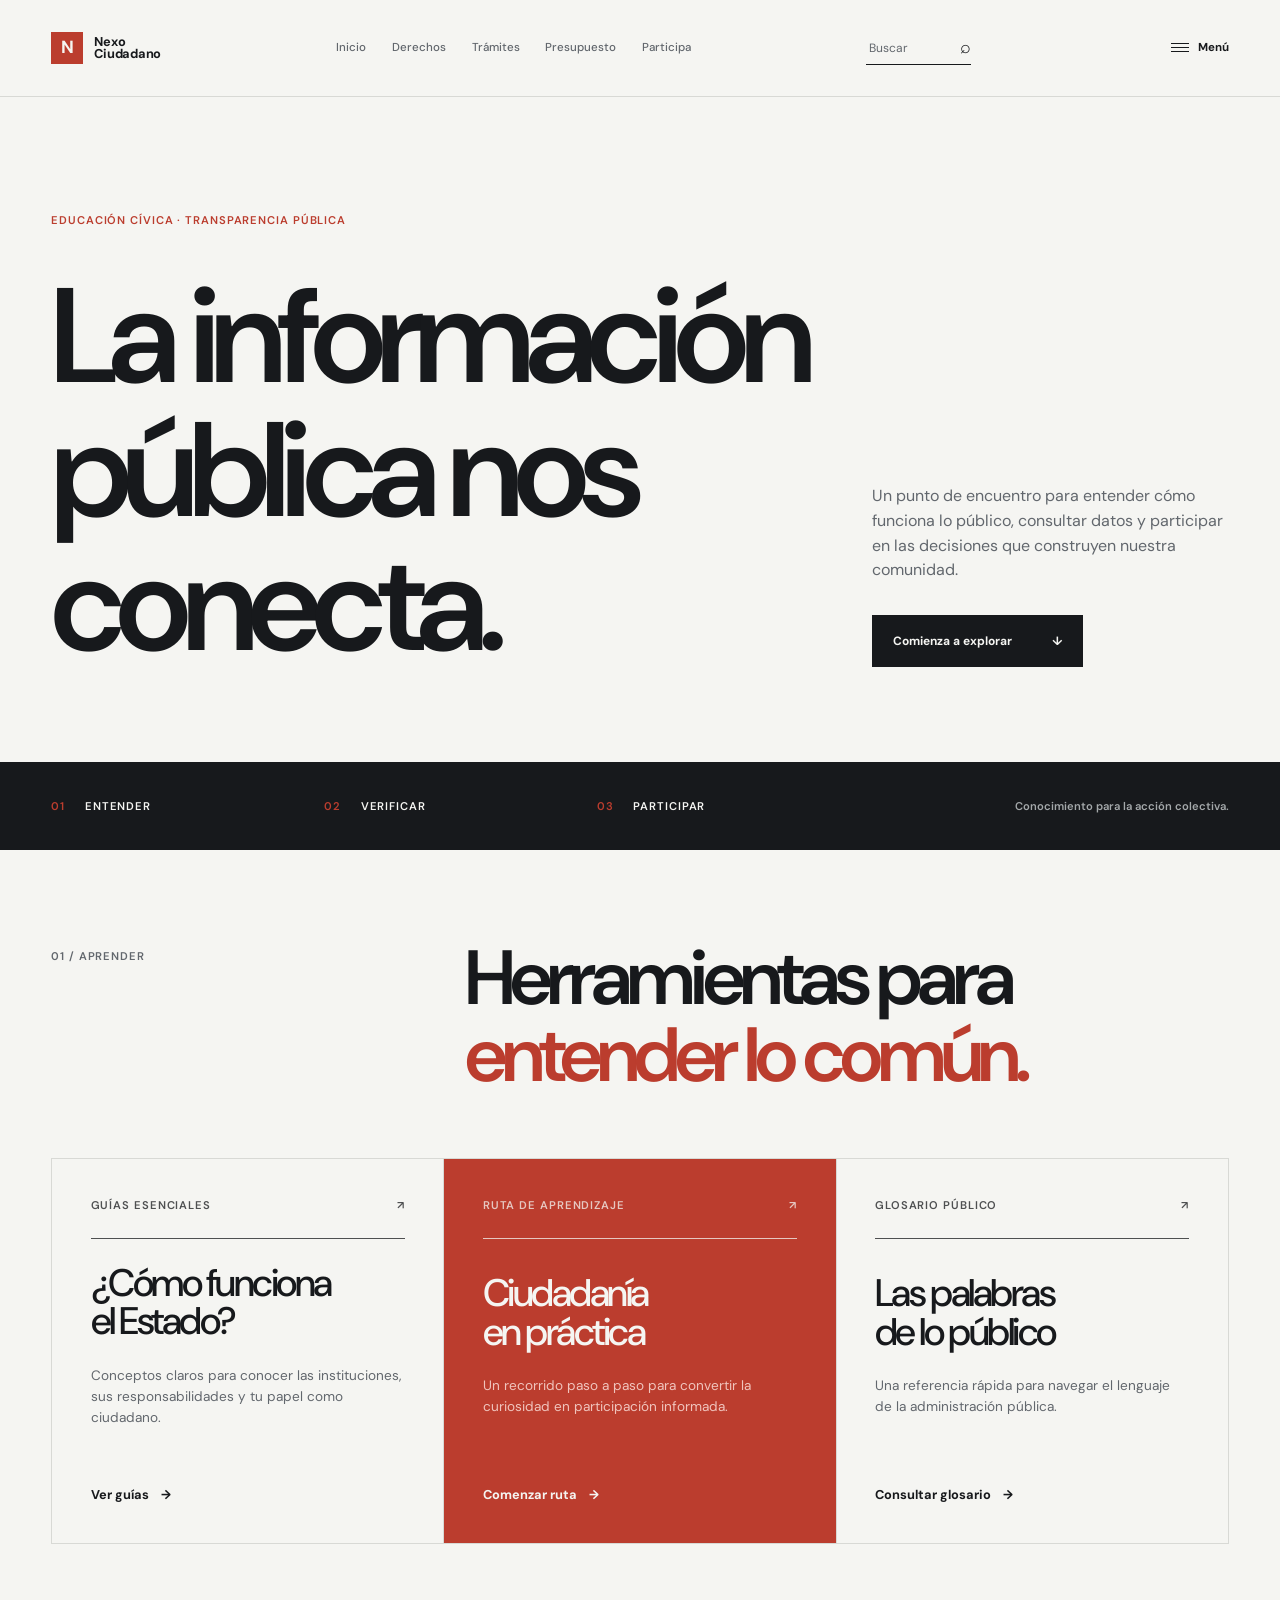
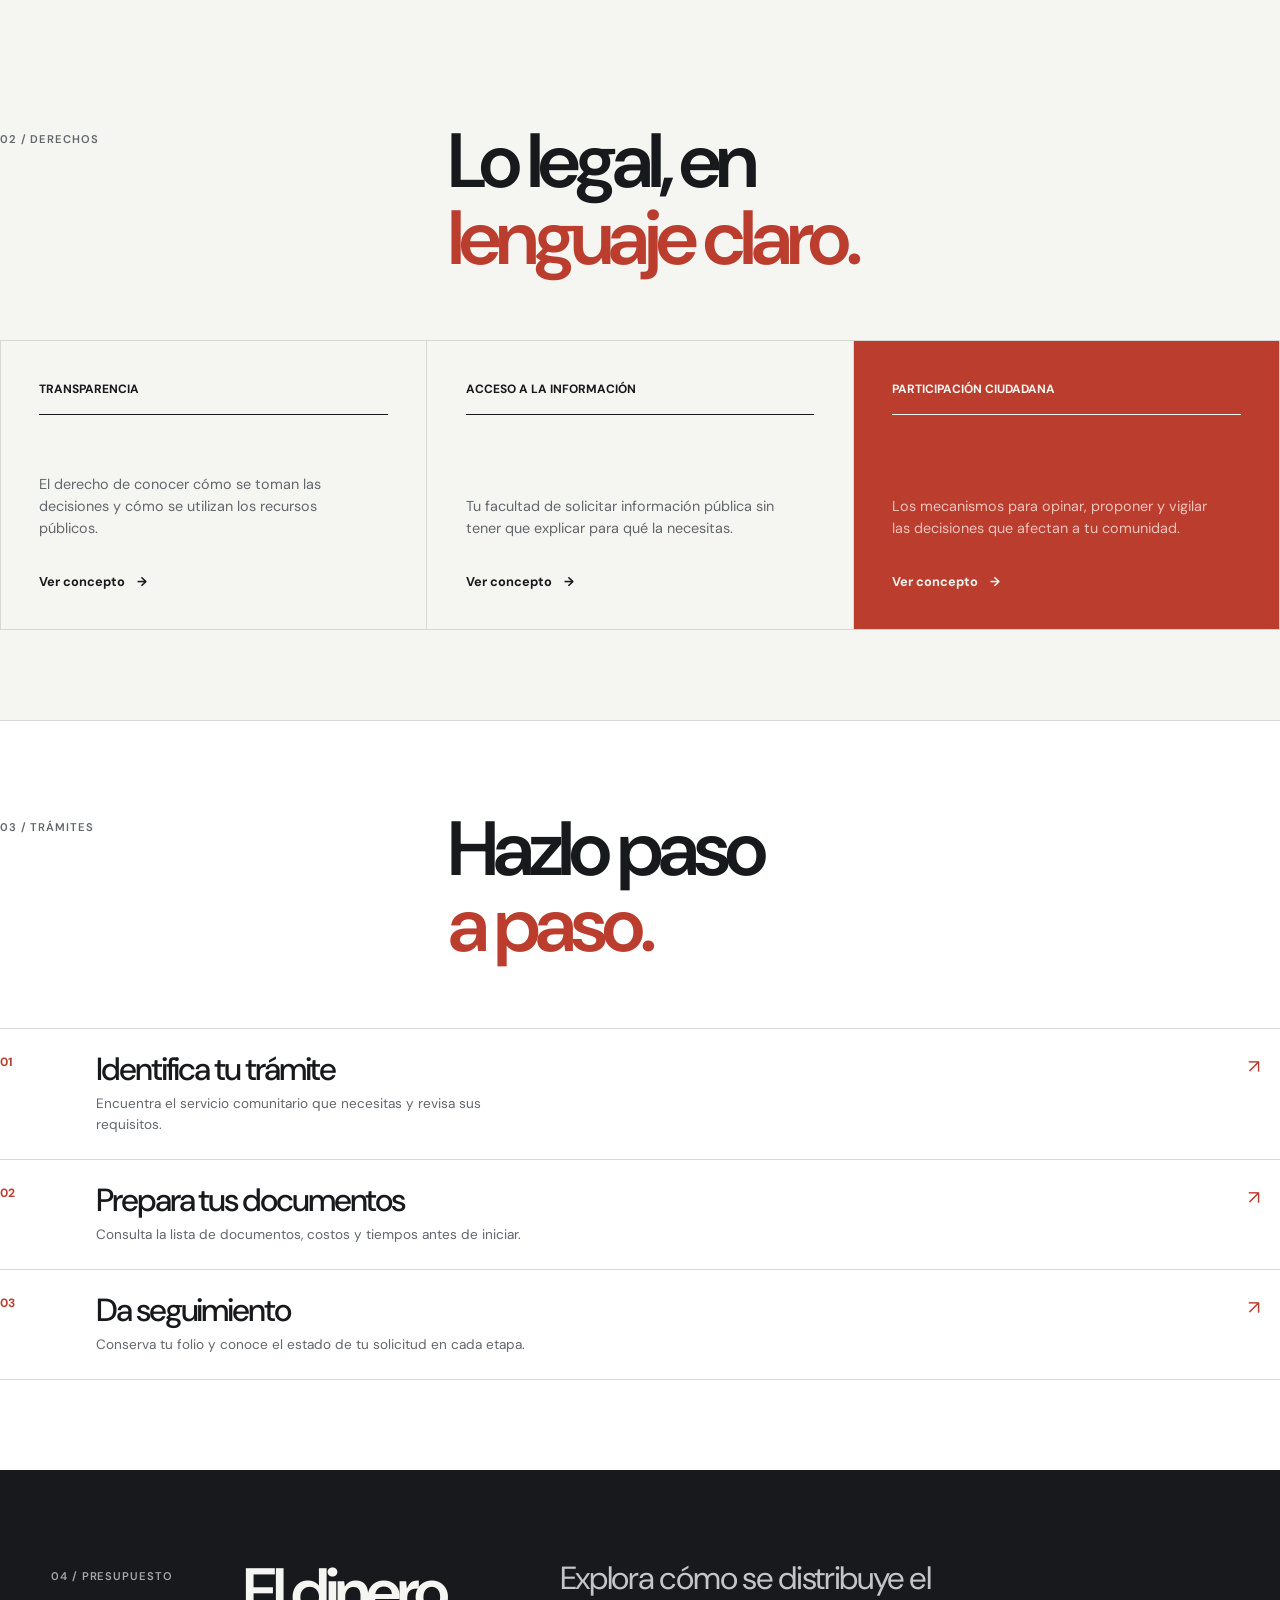
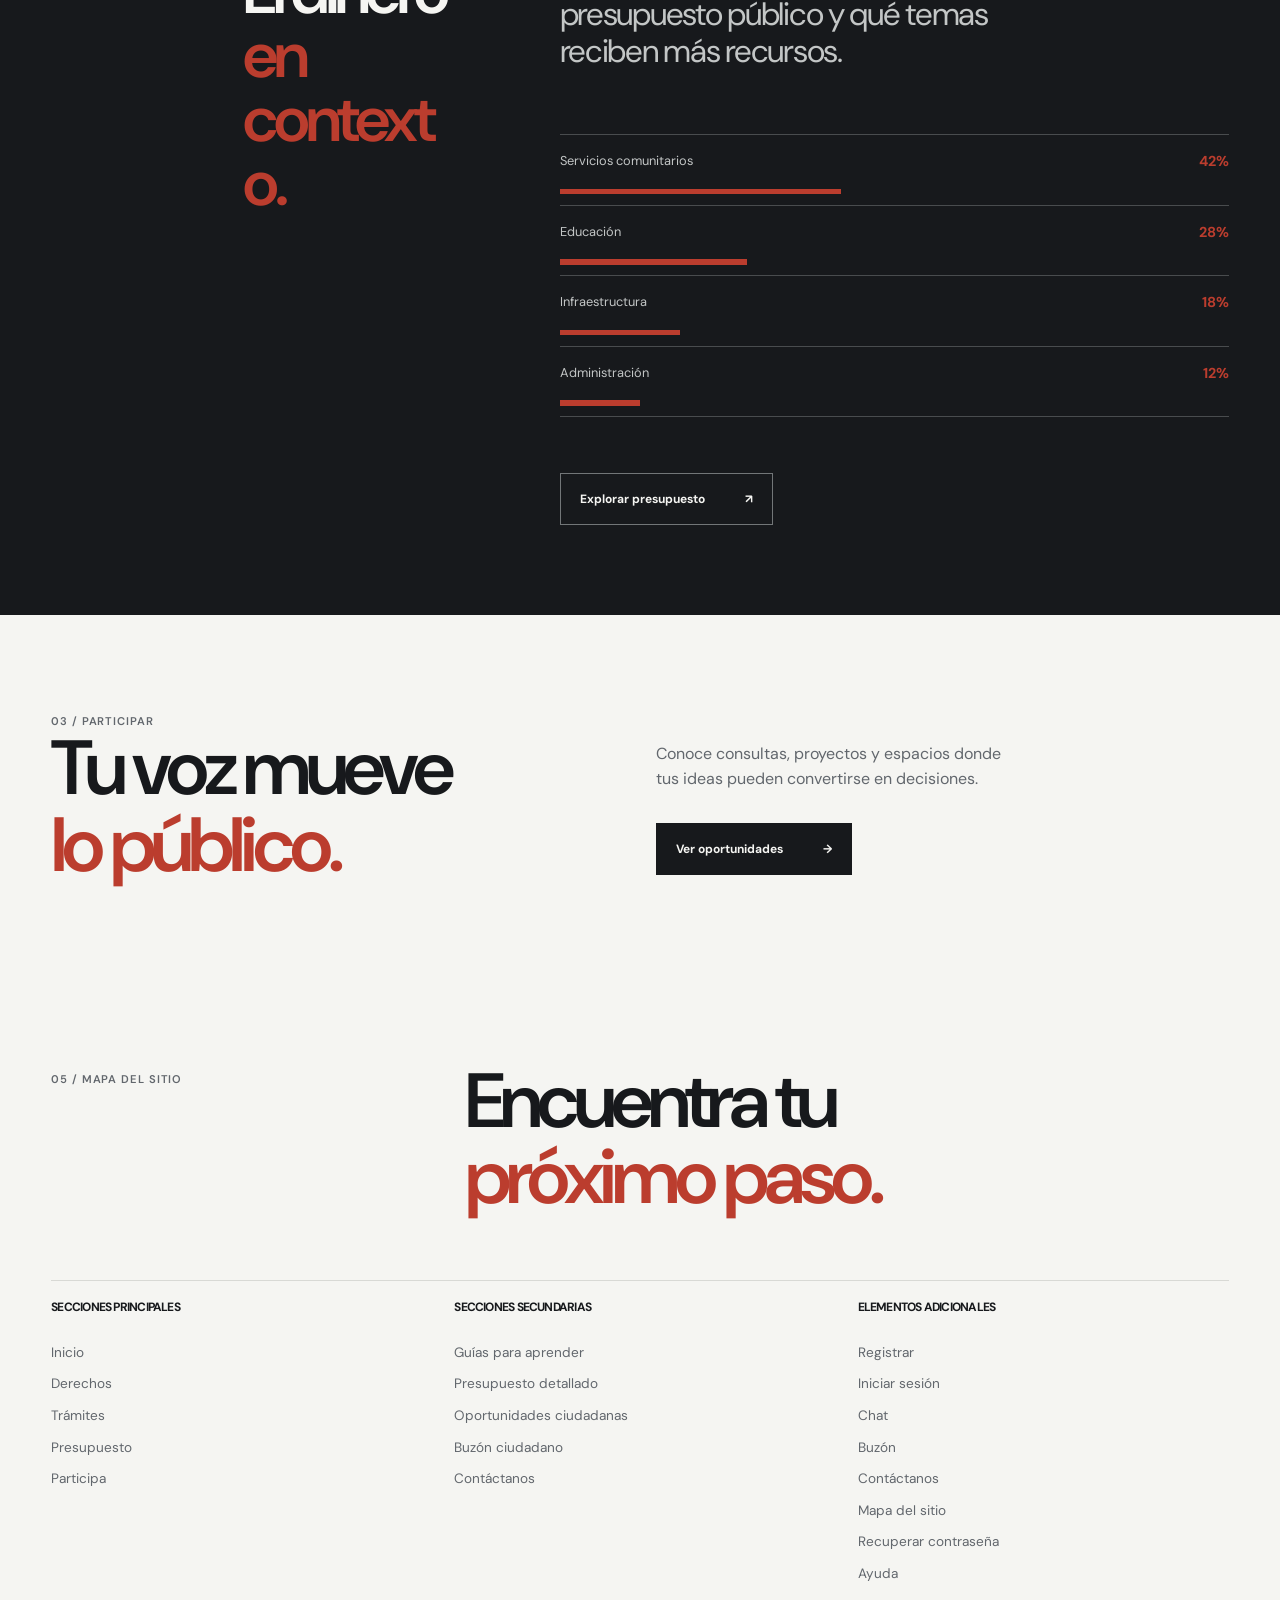
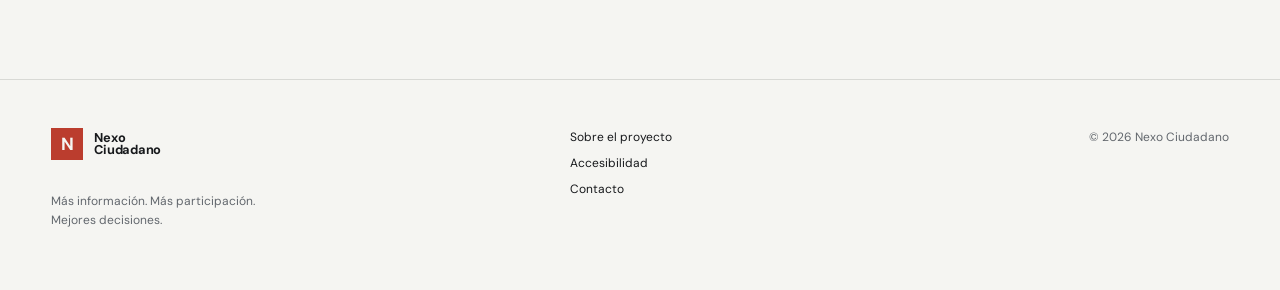
<file: index.html>
﻿<!doctype html>
<html lang="es">
<head>
  <meta charset="UTF-8">
  <meta name="viewport" content="width=device-width, initial-scale=1.0">
  <meta name="description" content="Nexo Ciudadano: educación ciudadana y transparencia pública para participar mejor.">
  <title>Nexo Ciudadano | Educación y transparencia pública</title>
  <link rel="preconnect" href="https://fonts.googleapis.com">
  <link rel="preconnect" href="https://fonts.gstatic.com" crossorigin>
  <link href="https://fonts.googleapis.com/css2?family=DM+Sans:wght@400;500;600;700&display=swap" rel="stylesheet">
  <link rel="stylesheet" href="styles.css?v=20261120">
</head>
<body>
  <header class="site-header" id="inicio">
    <div class="container header-content">
      <a class="brand" href="./" aria-label="Nexo Ciudadano, inicio">
        <span class="brand-mark" aria-hidden="true">N</span>
        <span>Nexo<br>Ciudadano</span>
      </a>

      <nav class="main-nav" aria-label="Navegación principal">
        <a href="#inicio">Inicio</a>
        <a href="#derechos">Derechos</a>
        <a href="#tramites">Trámites</a>
        <a href="#presupuesto">Presupuesto</a>
        <a href="#participa">Participa</a>
      </nav>

      <form class="site-search" action="#" role="search">
        <label class="sr-only" for="site-search-input">Buscar en Nexo Ciudadano</label>
        <input id="site-search-input" type="search" name="q" placeholder="Buscar" autocomplete="off">
        <button type="submit" aria-label="Buscar"><span aria-hidden="true">⌕</span></button>
      </form><div class="session-area" id="session-area"></div><details class="utility-menu">
        <summary aria-label="Abrir menú de opciones">
          <span class="menu-icon" aria-hidden="true"><i></i><i></i><i></i></span>
          <span class="menu-label">Menú</span>
        </summary>
        <nav class="utility-nav" aria-label="Opciones adicionales">
          <a href="registro.html">Registrar</a>
          <a href="login.html">Iniciar sesión</a>
          <a href="chat.html">Chat</a>
          <a href="buzon.html">Buzón</a>
          <a href="contacto.html">Contáctanos</a>
          <a href="index.html#mapa-sitio">Mapa del sitio</a>
          <a href="recuperar.html">Recuperar contraseña</a>
          <a href="ayuda.html">Ayuda</a>
        </nav>
      </details>
    </div>
  </header>

  <main>
    <section class="hero container" aria-labelledby="hero-title">
      <div class="hero-intro">
        <p class="eyebrow">Educación cívica · Transparencia pública</p>
        <h1 id="hero-title">La información pública nos conecta.</h1>
      </div>
      <div class="hero-aside">
        <p>Un punto de encuentro para entender cómo funciona lo público, consultar datos y participar en las decisiones que construyen nuestra comunidad.</p>
        <a class="button button-dark" href="#aprender">Comienza a explorar <span aria-hidden="true">↓</span></a>
      </div>
    </section>

    <section class="signal-bar" aria-label="Principios de Nexo Ciudadano">
      <div class="container signal-grid">
        <p><span class="signal-number">01</span> Entender</p>
        <p><span class="signal-number">02</span> Verificar</p>
        <p><span class="signal-number">03</span> Participar</p>
        <p class="signal-note">Conocimiento para la acción colectiva.</p>
      </div>
    </section>

    <section class="section container" id="aprender" aria-labelledby="learn-title" data-searchable>
      <div class="section-heading">
        <p class="section-index">01 / Aprender</p>
        <h2 id="learn-title">Herramientas para<br><em>entender lo común.</em></h2>
      </div>
      <div class="card-grid">
        <article class="feature-card" data-searchable>
          <div class="card-topline"><span>Guías esenciales</span><span>↗</span></div>
          <h3>¿Cómo funciona<br>el Estado?</h3>
          <p>Conceptos claros para conocer las instituciones, sus responsabilidades y tu papel como ciudadano.</p>
          <a class="text-link card-modal-link" href="#modal" data-modal-content="guide">Ver guías <span aria-hidden="true">→</span></a>
        </article>
        <article class="feature-card feature-card-accent" data-searchable>
          <div class="card-topline"><span>Ruta de aprendizaje</span><span>↗</span></div>
          <h3>Ciudadanía<br>en práctica</h3>
          <p>Un recorrido paso a paso para convertir la curiosidad en participación informada.</p>
          <a class="text-link card-modal-link" href="#modal" data-modal-content="checklist">Comenzar ruta <span aria-hidden="true">→</span></a>
        </article>
        <article class="feature-card" data-searchable>
          <div class="card-topline"><span>Glosario público</span><span>↗</span></div>
          <h3>Las palabras<br>de lo público</h3>
          <p>Una referencia rápida para navegar el lenguaje de la administración pública.</p>
          <a class="text-link card-modal-link" href="#modal" data-modal-content="glossary">Consultar glosario <span aria-hidden="true">→</span></a>
        </article>
      </div>
    </section>

    <section class="section concept-section" id="derechos" aria-labelledby="rights-title" data-searchable>
      <div class="section-heading">
        <p class="section-index">02 / Derechos</p>
        <h2 id="rights-title">Lo legal, en<br><em>lenguaje claro.</em></h2>
      </div>
      <div class="concept-grid">
        <article class="concept-card" data-searchable>
          <span class="concept-term">Transparencia</span>
          <p>El derecho de conocer cómo se toman las decisiones y cómo se utilizan los recursos públicos.</p>
          <a class="text-link card-modal-link" href="#modal" data-modal-content="transparencia">Ver concepto <span aria-hidden="true">→</span></a>
        </article>
        <article class="concept-card" data-searchable>
          <span class="concept-term">Acceso a la información</span>
          <p>Tu facultad de solicitar información pública sin tener que explicar para qué la necesitas.</p>
          <a class="text-link card-modal-link" href="#modal" data-modal-content="acceso">Ver concepto <span aria-hidden="true">→</span></a>
        </article>
        <article class="concept-card concept-card-accent" data-searchable>
          <span class="concept-term">Participación ciudadana</span>
          <p>Los mecanismos para opinar, proponer y vigilar las decisiones que afectan a tu comunidad.</p>
          <a class="text-link card-modal-link" href="#modal" data-modal-content="participacion">Ver concepto <span aria-hidden="true">→</span></a>
        </article>
      </div>
    </section>

    <section class="section steps-section" id="tramites" aria-labelledby="steps-title" data-searchable>
      <div class="section-heading">
        <p class="section-index">03 / Trámites</p>
        <h2 id="steps-title">Hazlo paso<br><em>a paso.</em></h2>
      </div>
      <div class="steps-list">
        <article class="step-item" data-searchable>
          <span class="step-number">01</span>
          <div><h3>Identifica tu trámite</h3><p>Encuentra el servicio comunitario que necesitas y revisa sus requisitos.</p></div>
          <span class="step-arrow" aria-hidden="true">↗</span>
        </article>
        <article class="step-item" data-searchable>
          <span class="step-number">02</span>
          <div><h3>Prepara tus documentos</h3><p>Consulta la lista de documentos, costos y tiempos antes de iniciar.</p></div>
          <span class="step-arrow" aria-hidden="true">↗</span>
        </article>
        <article class="step-item" data-searchable>
          <span class="step-number">03</span>
          <div><h3>Da seguimiento</h3><p>Conserva tu folio y conoce el estado de tu solicitud en cada etapa.</p></div>
          <span class="step-arrow" aria-hidden="true">↗</span>
        </article>
      </div>
    </section>

    <section class="data-section" id="presupuesto" aria-labelledby="data-title" data-searchable>
      <div class="container data-layout">
        <div class="section-heading">
          <p class="section-index">04 / Presupuesto</p>
          <h2 id="data-title">El dinero<br><em>en contexto.</em></h2>
        </div>
        <div class="data-content">
          <p class="data-lead">Explora cómo se distribuye el presupuesto público y qué temas reciben más recursos.</p>
          <div class="budget-visual" aria-label="Distribución ilustrativa del presupuesto público">
            <div class="budget-row"><span>Servicios comunitarios</span><strong>42%</strong><i style="--bar-size: 42%"></i></div>
            <div class="budget-row"><span>Educación</span><strong>28%</strong><i style="--bar-size: 28%"></i></div>
            <div class="budget-row"><span>Infraestructura</span><strong>18%</strong><i style="--bar-size: 18%"></i></div>
            <div class="budget-row"><span>Administración</span><strong>12%</strong><i style="--bar-size: 12%"></i></div>
          </div>
          <a class="button button-outline" href="presupuesto.html">Explorar presupuesto <span aria-hidden="true">↗</span></a>
        </div>
      </div>
    </section>

    <section class="participate container" id="participa" aria-labelledby="participate-title" data-searchable>
      <div class="participate-copy">
        <p class="section-index">03 / Participar</p>
        <h2 id="participate-title">Tu voz mueve<br><em>lo público.</em></h2>
      </div>
      <div class="participate-action">
        <p>Conoce consultas, proyectos y espacios donde tus ideas pueden convertirse en decisiones.</p>
        <a class="button button-dark" href="oportunidades.html">Ver oportunidades <span aria-hidden="true">→</span></a>
      </div>
    </section>

    <section class="section sitemap-section container" id="mapa-sitio" aria-labelledby="sitemap-title">
      <div class="section-heading">
        <p class="section-index">05 / Mapa del sitio</p>
        <h2 id="sitemap-title">Encuentra tu<br><em>próximo paso.</em></h2>
      </div>
      <div class="sitemap-grid">
        <div class="sitemap-column">
          <h3>Secciones principales</h3>
          <a href="#inicio">Inicio</a><a href="#derechos">Derechos</a><a href="#tramites">Trámites</a><a href="#presupuesto">Presupuesto</a><a href="#participa">Participa</a>
        </div>
        <div class="sitemap-column">
          <h3>Secciones secundarias</h3>
          <a href="#aprender">Guías para aprender</a><a href="presupuesto.html">Presupuesto detallado</a><a href="oportunidades.html">Oportunidades ciudadanas</a><a href="buzon.html">Buzón ciudadano</a><a href="contacto.html">Contáctanos</a>
        </div>
        <div class="sitemap-column">
          <h3>Elementos adicionales</h3>
          <a href="registro.html">Registrar</a><a href="login.html">Iniciar sesión</a><a href="chat.html">Chat</a><a href="buzon.html">Buzón</a><a href="contacto.html">Contáctanos</a><a href="index.html#mapa-sitio">Mapa del sitio</a><a href="recuperar.html">Recuperar contraseña</a><a href="ayuda.html">Ayuda</a>
        </div>
      </div>
    </section>
  </main>

  <div class="site-modal" id="modal" role="dialog" aria-modal="true" aria-labelledby="modal-title" hidden>
    <div class="modal-card">
      <button class="modal-close" id="modal-close" type="button">Cerrar ✕</button>
      <div id="modal-content"></div>
    </div>
  </div>

  <footer class="site-footer">
    <div class="container footer-content">
      <div>
        <a class="brand brand-footer" href="./" aria-label="Nexo Ciudadano, inicio">
          <span class="brand-mark" aria-hidden="true">N</span>
          <span>Nexo<br>Ciudadano</span>
        </a>
        <p class="footer-note">Más información. Más participación.<br>Mejores decisiones.</p>
      </div>
      <div class="footer-links">
        <a href="#">Sobre el proyecto</a>
        <a href="#">Accesibilidad</a>
        <a href="#">Contacto</a>
      </div>
      <p class="copyright">© 2026 Nexo Ciudadano</p>
    </div>
  </footer>
  <script src="app.js?v=20261120"></script>
</body>
</html>
</file>
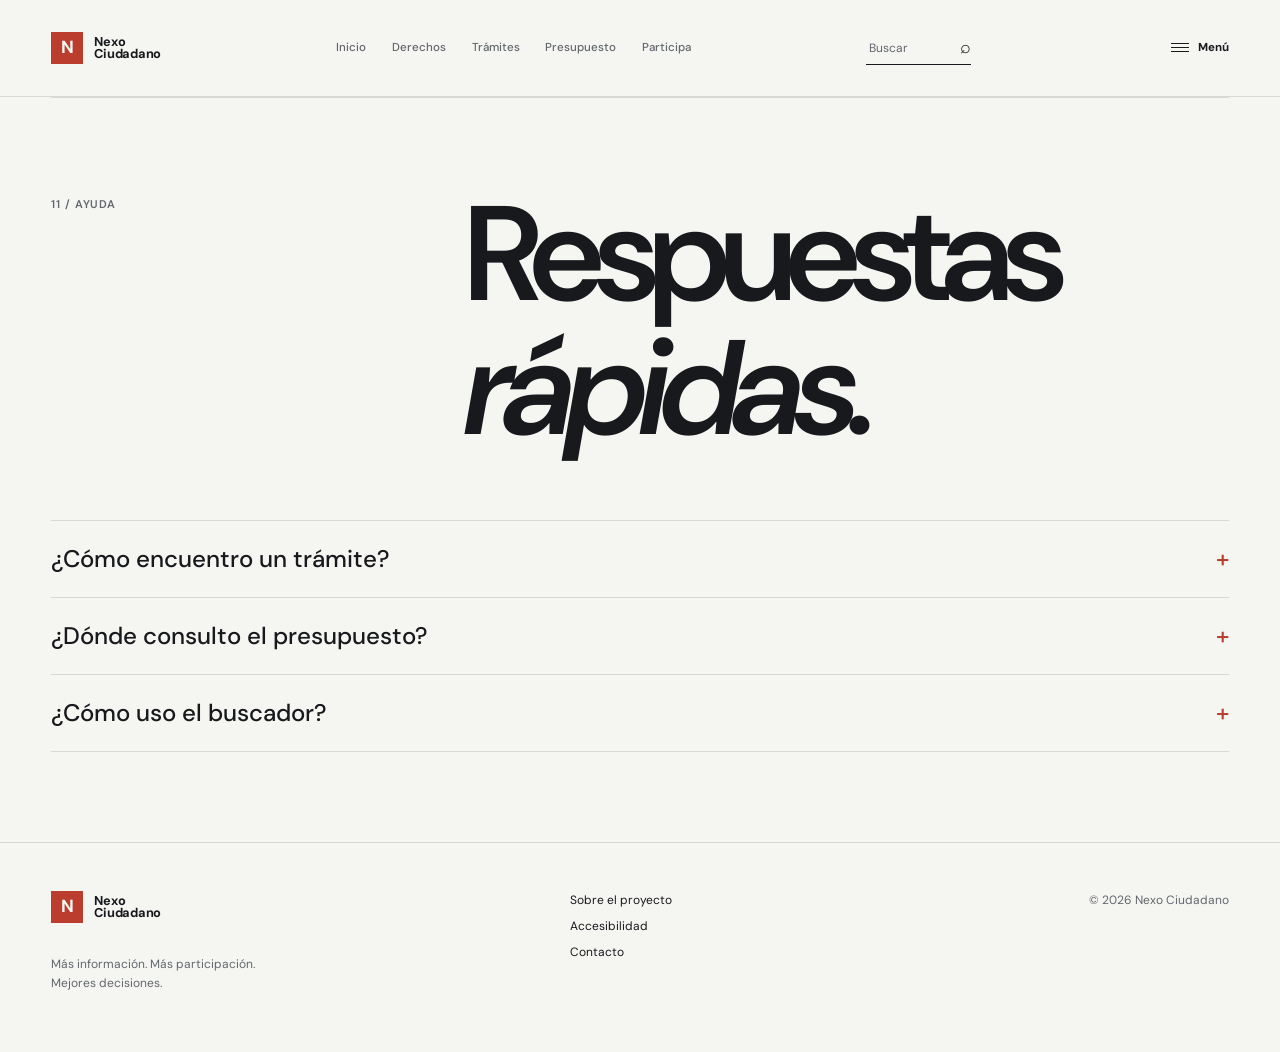
<file: ayuda.html>
﻿<!doctype html>
<html lang="es">
<head><meta charset="UTF-8"><meta name="viewport" content="width=device-width, initial-scale=1.0"><title>Ayuda | Nexo Ciudadano</title><link rel="stylesheet" href="styles.css?v=20261120"><link rel="preconnect" href="https://fonts.googleapis.com"><link rel="preconnect" href="https://fonts.gstatic.com" crossorigin><link href="https://fonts.googleapis.com/css2?family=DM+Sans:wght@400;500;600;700&display=swap" rel="stylesheet"></head>
<body><header class="site-header"><div class="container header-content"><a class="brand" href="index.html"><span class="brand-mark" aria-hidden="true">N</span><span>Nexo<br>Ciudadano</span></a><nav class="main-nav" aria-label="Navegación principal"><a href="index.html#inicio">Inicio</a><a href="index.html#derechos">Derechos</a><a href="index.html#tramites">Trámites</a><a href="index.html#presupuesto">Presupuesto</a><a href="index.html#participa">Participa</a></nav><form class="site-search" action="#" role="search"><label class="sr-only" for="site-search-input">Buscar en Nexo Ciudadano</label><input id="site-search-input" type="search" name="q" placeholder="Buscar"><button type="submit" aria-label="Buscar">⌕</button></form><div class="session-area" id="session-area"></div><details class="utility-menu"><summary aria-label="Abrir menú de opciones"><span class="menu-icon" aria-hidden="true"><i></i><i></i><i></i></span><span class="menu-label">Menú</span></summary><nav class="utility-nav" aria-label="Opciones adicionales"><a href="registro.html">Registrar</a><a href="login.html">Iniciar sesión</a><a href="chat.html">Chat</a><a href="buzon.html">Buzón</a><a href="contacto.html">Contáctanos</a><a href="index.html#mapa-sitio">Mapa del sitio</a><a href="recuperar.html">Recuperar contraseña</a><a href="ayuda.html">Ayuda</a></nav></details></div></header><main><section class="section panel-section container page-panel"><div class="section-heading"><p class="section-index">11 / Ayuda</p><h1>Respuestas<br><em>rápidas.</em></h1></div><div class="faq-list"><details><summary>¿Cómo encuentro un trámite?</summary><p>Abre “Trámites” desde la navegación principal y sigue la guía paso a paso para identificar requisitos y tiempos.</p></details><details><summary>¿Dónde consulto el presupuesto?</summary><p>La sección “Presupuesto” muestra una vista sencilla de la distribución de recursos públicos.</p></details><details><summary>¿Cómo uso el buscador?</summary><p>Escribe una palabra o tema en el campo “Buscar” de la cabecera. Los contenidos relacionados aparecerán en pantalla.</p></details></div></section></main><footer class="site-footer"><div class="container footer-content"><div><a class="brand brand-footer" href="index.html"><span class="brand-mark" aria-hidden="true">N</span><span>Nexo<br>Ciudadano</span></a><p class="footer-note">Más información. Más participación.<br>Mejores decisiones.</p></div><div class="footer-links"><a href="#">Sobre el proyecto</a><a href="#">Accesibilidad</a><a href="contacto.html">Contacto</a></div><p class="copyright">© 2026 Nexo Ciudadano</p></div></footer><script src="app.js?v=20261120"></script></body></html>
</file>
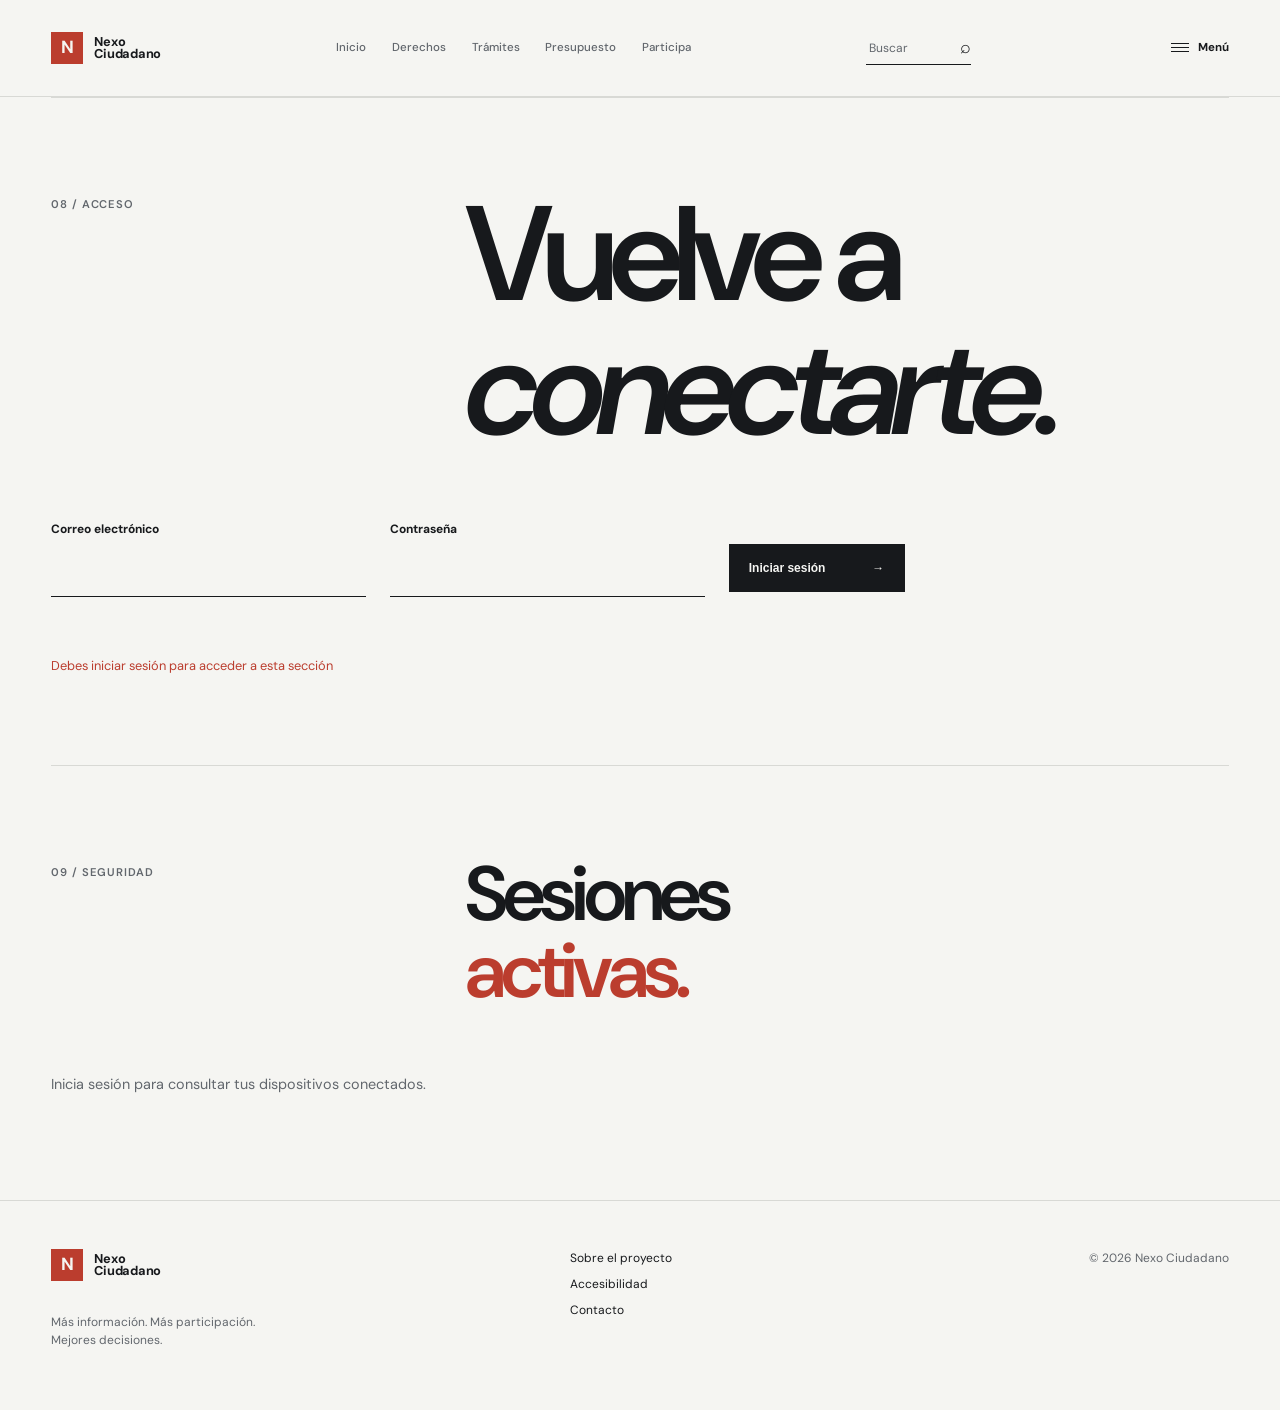
<file: buzon.html>
﻿<!doctype html>
<html lang="es">
<head><meta charset="UTF-8"><meta name="viewport" content="width=device-width, initial-scale=1.0"><meta name="description" content="Buzón ciudadano | Nexo Ciudadano"><title>Buzón | Nexo Ciudadano</title><link rel="stylesheet" href="styles.css?v=20261120"><link rel="preconnect" href="https://fonts.googleapis.com"><link rel="preconnect" href="https://fonts.gstatic.com" crossorigin><link href="https://fonts.googleapis.com/css2?family=DM+Sans:wght@400;500;600;700&display=swap" rel="stylesheet"></head>
<body><header class="site-header"><div class="container header-content"><a class="brand" href="index.html" aria-label="Nexo Ciudadano, inicio"><span class="brand-mark" aria-hidden="true">N</span><span>Nexo<br>Ciudadano</span></a><nav class="main-nav" aria-label="Navegación principal"><a href="index.html#inicio">Inicio</a><a href="index.html#derechos">Derechos</a><a href="index.html#tramites">Trámites</a><a href="index.html#presupuesto">Presupuesto</a><a href="index.html#participa">Participa</a></nav><form class="site-search" action="#" role="search"><label class="sr-only" for="site-search-input">Buscar en Nexo Ciudadano</label><input id="site-search-input" type="search" name="q" placeholder="Buscar" autocomplete="off"><button type="submit" aria-label="Buscar"><span aria-hidden="true">⌕</span></button></form><div class="session-area" id="session-area"></div><details class="utility-menu"><summary aria-label="Abrir menú de opciones"><span class="menu-icon" aria-hidden="true"><i></i><i></i><i></i></span><span class="menu-label">Menú</span></summary><nav class="utility-nav" aria-label="Opciones adicionales"><a href="registro.html">Registrar</a><a href="login.html">Iniciar sesión</a><a href="chat.html">Chat</a><a href="buzon.html">Buzón</a><a href="contacto.html">Contáctanos</a><a href="index.html#mapa-sitio">Mapa del sitio</a><a href="recuperar.html">Recuperar contraseña</a><a href="ayuda.html">Ayuda</a></nav></details></div></header><main><section class="section panel-section container page-panel"><div class="section-heading"><p class="section-index">07 / Buzón</p><h1>Tu mensaje<br><em>importa.</em></h1></div><form class="account-form panel-form" id="inbox-form" novalidate><div class="form-field"><label for="inbox-subject">Asunto</label><input id="inbox-subject" type="text" required><small class="field-error" id="inbox-subject-error" aria-live="polite"></small></div><div class="form-field form-field-wide"><label for="inbox-message">Mensaje</label><textarea id="inbox-message" rows="4" required></textarea><small class="field-error" id="inbox-message-error" aria-live="polite"></small></div><button class="button button-dark" type="submit">Enviar mensaje <span aria-hidden="true">→</span></button><p class="form-status" id="inbox-status" aria-live="polite"></p></form></section></main><footer class="site-footer"><div class="container footer-content"><div><a class="brand brand-footer" href="index.html"><span class="brand-mark" aria-hidden="true">N</span><span>Nexo<br>Ciudadano</span></a><p class="footer-note">Más información. Más participación.<br>Mejores decisiones.</p></div><div class="footer-links"><a href="#">Sobre el proyecto</a><a href="#">Accesibilidad</a><a href="contacto.html">Contacto</a></div><p class="copyright">© 2026 Nexo Ciudadano</p></div></footer><script src="app.js?v=20261120"></script></body></html>
</file>
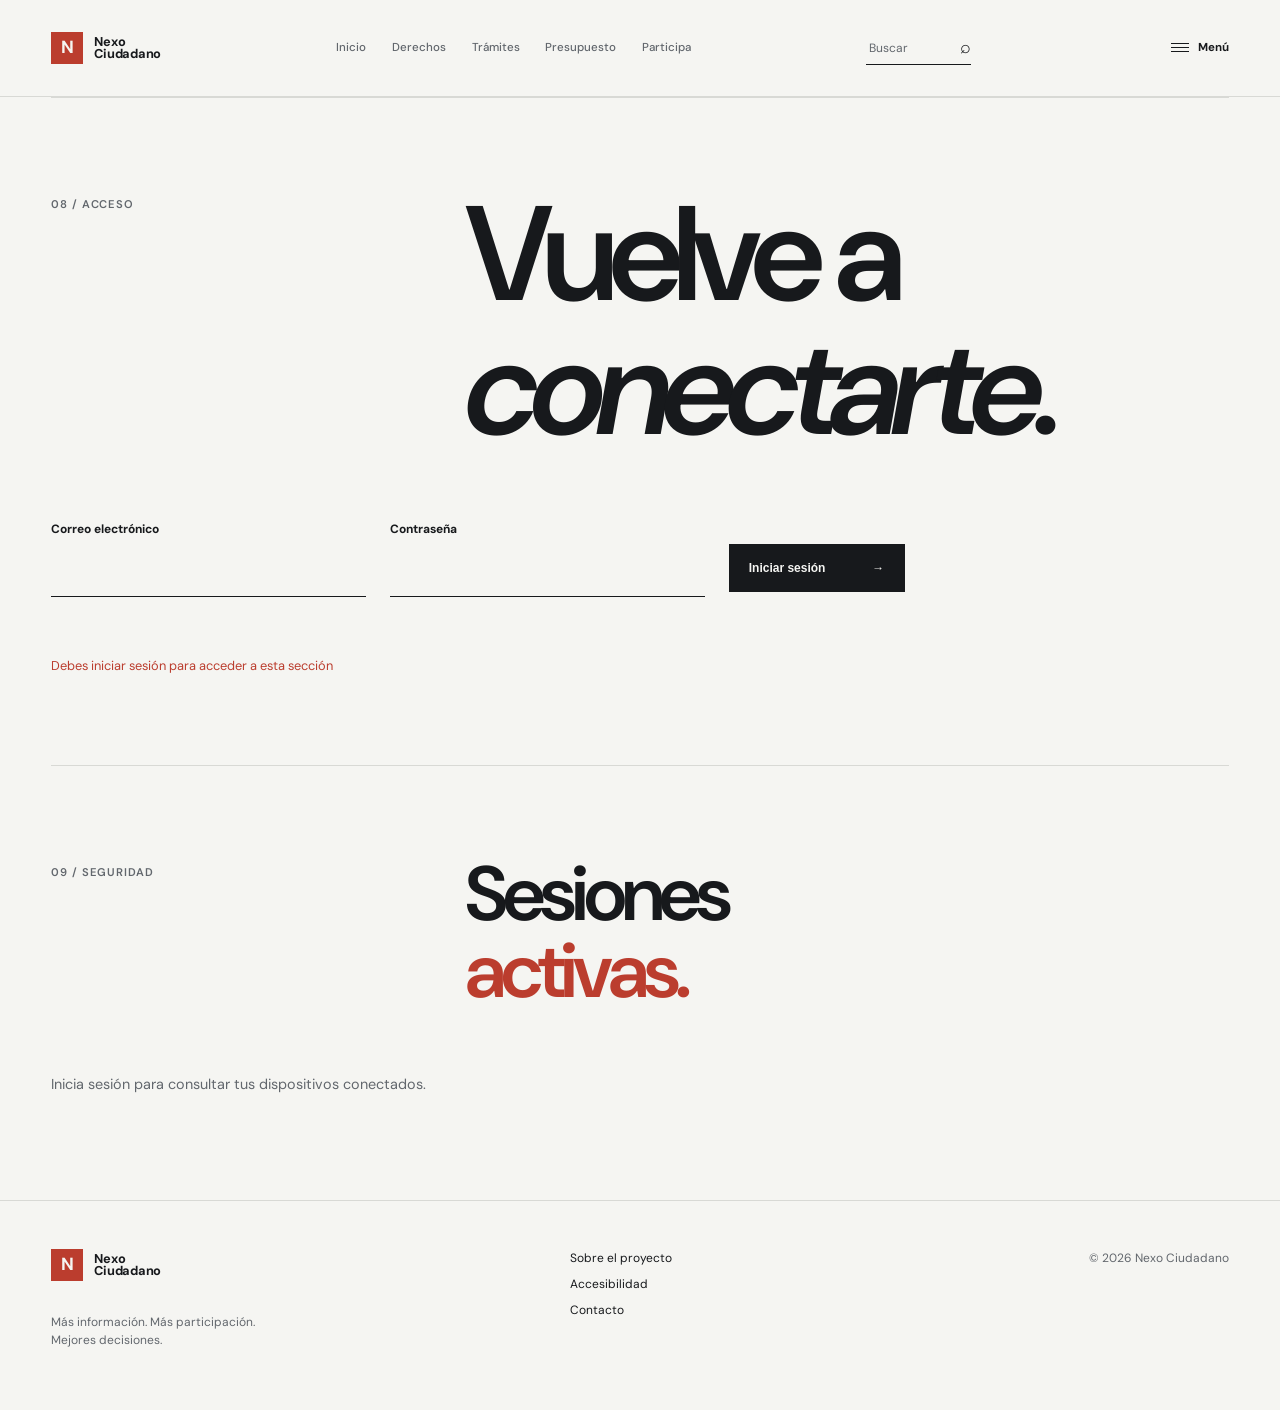
<file: chat.html>
﻿<!doctype html>
<html lang="es">
<head><meta charset="UTF-8"><meta name="viewport" content="width=device-width, initial-scale=1.0"><title>Chat | Nexo Ciudadano</title><link rel="stylesheet" href="styles.css?v=20261120"><link rel="preconnect" href="https://fonts.googleapis.com"><link rel="preconnect" href="https://fonts.gstatic.com" crossorigin><link href="https://fonts.googleapis.com/css2?family=DM+Sans:wght@400;500;600;700&display=swap" rel="stylesheet"></head>
<body><header class="site-header"><div class="container header-content"><a class="brand" href="index.html"><span class="brand-mark" aria-hidden="true">N</span><span>Nexo<br>Ciudadano</span></a><nav class="main-nav" aria-label="Navegación principal"><a href="index.html#inicio">Inicio</a><a href="index.html#derechos">Derechos</a><a href="index.html#tramites">Trámites</a><a href="index.html#presupuesto">Presupuesto</a><a href="index.html#participa">Participa</a></nav><form class="site-search" action="#" role="search"><label class="sr-only" for="site-search-input">Buscar en Nexo Ciudadano</label><input id="site-search-input" type="search" name="q" placeholder="Buscar"><button type="submit" aria-label="Buscar">⌕</button></form><div class="session-area" id="session-area"></div><details class="utility-menu"><summary aria-label="Abrir menú de opciones"><span class="menu-icon" aria-hidden="true"><i></i><i></i><i></i></span><span class="menu-label">Menú</span></summary><nav class="utility-nav" aria-label="Opciones adicionales"><a href="registro.html">Registrar</a><a href="login.html">Iniciar sesión</a><a href="chat.html">Chat</a><a href="buzon.html">Buzón</a><a href="contacto.html">Contáctanos</a><a href="index.html#mapa-sitio">Mapa del sitio</a><a href="recuperar.html">Recuperar contraseña</a><a href="ayuda.html">Ayuda</a></nav></details></div></header><main><section class="section panel-section container page-panel"><div class="section-heading"><p class="section-index">12 / Chat</p><h1>Pregunta sobre<br><em>lo público.</em></h1></div><div class="chat-box"><div class="chat-messages" id="chat-messages" aria-live="polite"><p class="chat-message chat-bot">Hola. Puedo orientarte sobre trámites, presupuesto y derechos.</p></div><form class="chat-form" id="chat-form"><label class="sr-only" for="chat-input">Escribe tu pregunta</label><input id="chat-input" type="text" placeholder="Escribe: trámites, presupuesto o derechos" autocomplete="off" required><button class="button button-dark" type="submit">Enviar <span aria-hidden="true">→</span></button></form></div></section></main><footer class="site-footer"><div class="container footer-content"><div><a class="brand brand-footer" href="index.html"><span class="brand-mark" aria-hidden="true">N</span><span>Nexo<br>Ciudadano</span></a><p class="footer-note">Más información. Más participación.<br>Mejores decisiones.</p></div><div class="footer-links"><a href="#">Sobre el proyecto</a><a href="#">Accesibilidad</a><a href="contacto.html">Contacto</a></div><p class="copyright">© 2026 Nexo Ciudadano</p></div></footer><script src="app.js?v=20261120"></script></body></html>
</file>
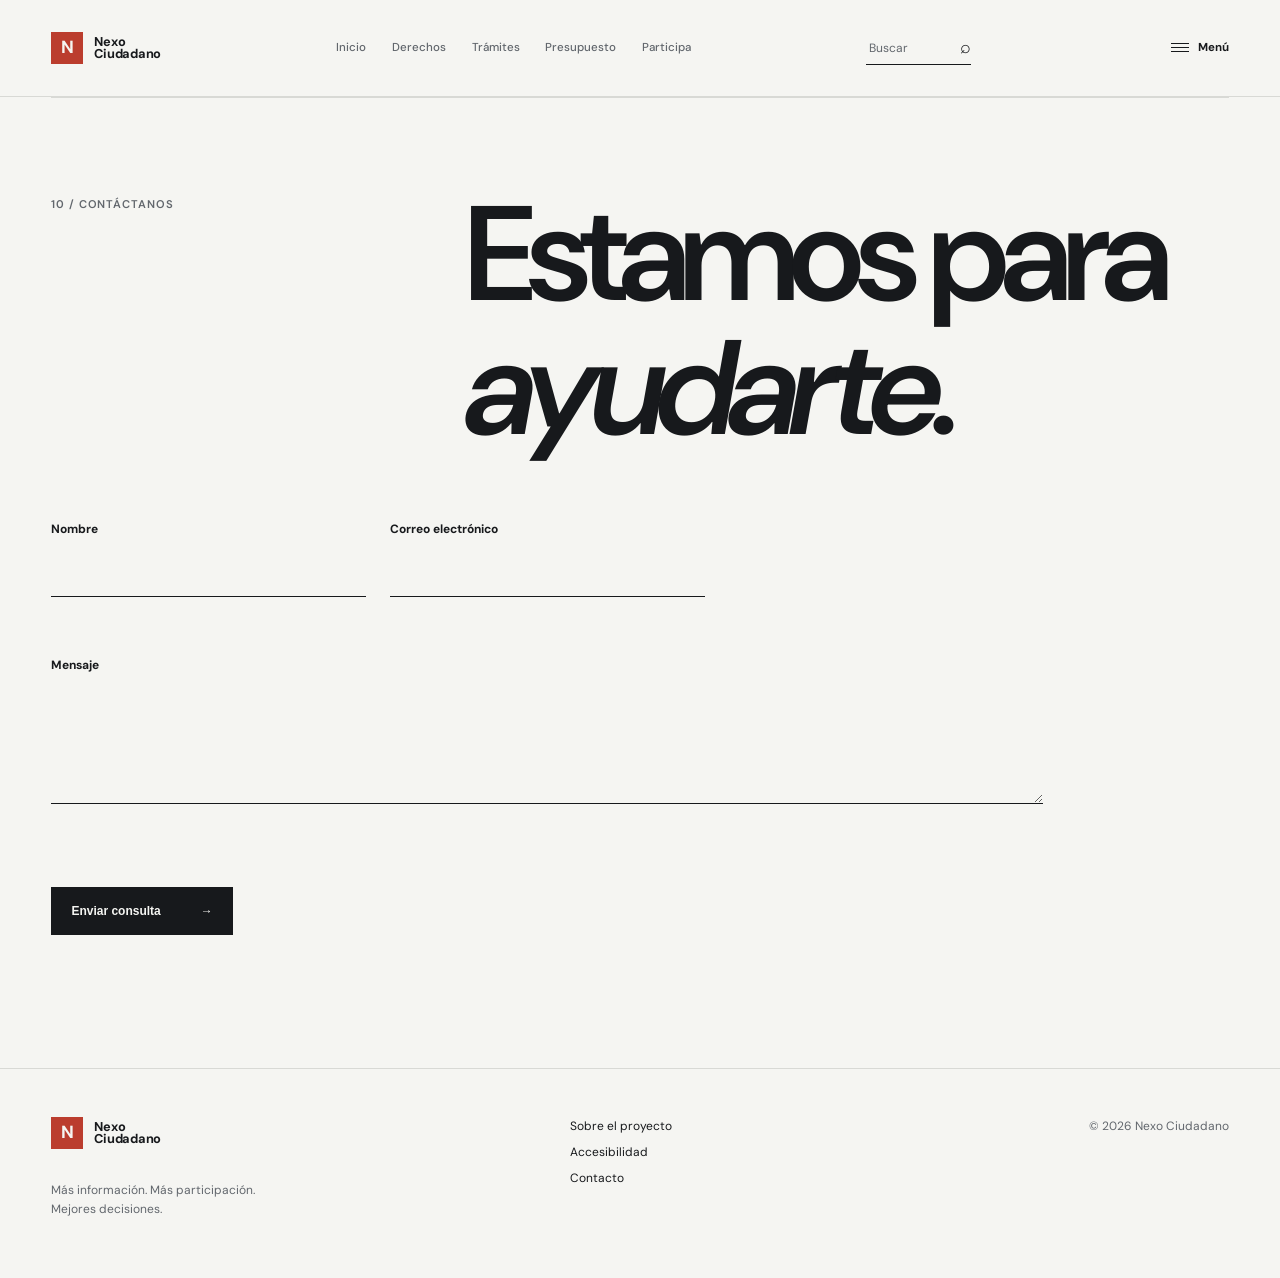
<file: contacto.html>
﻿<!doctype html>
<html lang="es">
<head><meta charset="UTF-8"><meta name="viewport" content="width=device-width, initial-scale=1.0"><title>Contacto | Nexo Ciudadano</title><link rel="stylesheet" href="styles.css?v=20261120"><link rel="preconnect" href="https://fonts.googleapis.com"><link rel="preconnect" href="https://fonts.gstatic.com" crossorigin><link href="https://fonts.googleapis.com/css2?family=DM+Sans:wght@400;500;600;700&display=swap" rel="stylesheet"></head>
<body><header class="site-header"><div class="container header-content"><a class="brand" href="index.html"><span class="brand-mark" aria-hidden="true">N</span><span>Nexo<br>Ciudadano</span></a><nav class="main-nav" aria-label="Navegación principal"><a href="index.html#inicio">Inicio</a><a href="index.html#derechos">Derechos</a><a href="index.html#tramites">Trámites</a><a href="index.html#presupuesto">Presupuesto</a><a href="index.html#participa">Participa</a></nav><form class="site-search" action="#" role="search"><label class="sr-only" for="site-search-input">Buscar en Nexo Ciudadano</label><input id="site-search-input" type="search" name="q" placeholder="Buscar"><button type="submit" aria-label="Buscar">⌕</button></form><div class="session-area" id="session-area"></div><details class="utility-menu"><summary aria-label="Abrir menú de opciones"><span class="menu-icon" aria-hidden="true"><i></i><i></i><i></i></span><span class="menu-label">Menú</span></summary><nav class="utility-nav" aria-label="Opciones adicionales"><a href="registro.html">Registrar</a><a href="login.html">Iniciar sesión</a><a href="chat.html">Chat</a><a href="buzon.html">Buzón</a><a href="contacto.html">Contáctanos</a><a href="index.html#mapa-sitio">Mapa del sitio</a><a href="recuperar.html">Recuperar contraseña</a><a href="ayuda.html">Ayuda</a></nav></details></div></header><main><section class="section panel-section container page-panel"><div class="section-heading"><p class="section-index">10 / Contáctanos</p><h1>Estamos para<br><em>ayudarte.</em></h1></div><form class="account-form panel-form" id="contact-form" novalidate><div class="form-field"><label for="contact-name">Nombre</label><input id="contact-name" type="text" required><small class="field-error" id="contact-name-error" aria-live="polite"></small></div><div class="form-field"><label for="contact-email">Correo electrónico</label><input id="contact-email" type="email" required><small class="field-error" id="contact-email-error" aria-live="polite"></small></div><div class="form-field form-field-wide"><label for="contact-message">Mensaje</label><textarea id="contact-message" rows="4" required></textarea><small class="field-error" id="contact-message-error" aria-live="polite"></small></div><button class="button button-dark" type="submit">Enviar consulta <span aria-hidden="true">→</span></button><p class="form-status" id="contact-status" aria-live="polite"></p></form></section></main><footer class="site-footer"><div class="container footer-content"><div><a class="brand brand-footer" href="index.html"><span class="brand-mark" aria-hidden="true">N</span><span>Nexo<br>Ciudadano</span></a><p class="footer-note">Más información. Más participación.<br>Mejores decisiones.</p></div><div class="footer-links"><a href="#">Sobre el proyecto</a><a href="#">Accesibilidad</a><a href="contacto.html">Contacto</a></div><p class="copyright">© 2026 Nexo Ciudadano</p></div></footer><script src="app.js?v=20261120"></script></body></html>
</file>
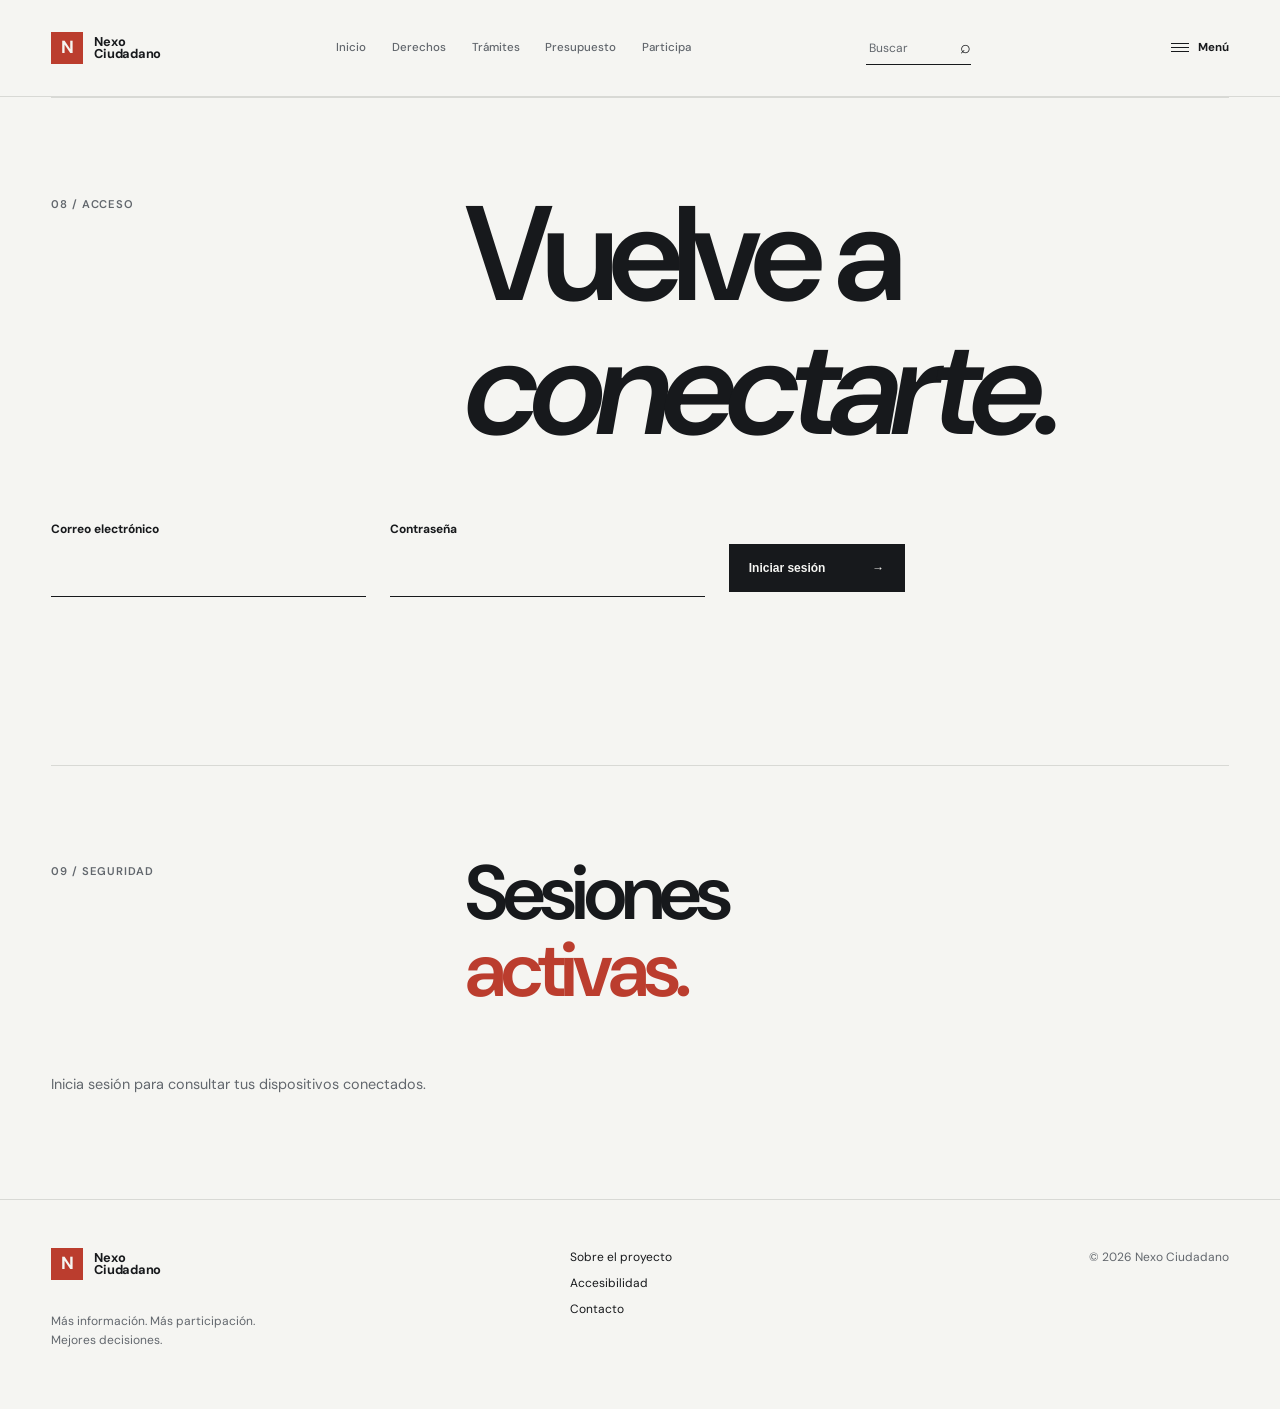
<file: login.html>
﻿<!doctype html>
<html lang="es">
<head><meta charset="UTF-8"><meta name="viewport" content="width=device-width, initial-scale=1.0"><meta name="description" content="Iniciar sesión | Nexo Ciudadano"><title>Iniciar sesión | Nexo Ciudadano</title><link rel="stylesheet" href="styles.css?v=20261120"><link rel="preconnect" href="https://fonts.googleapis.com"><link rel="preconnect" href="https://fonts.gstatic.com" crossorigin><link href="https://fonts.googleapis.com/css2?family=DM+Sans:wght@400;500;600;700&display=swap" rel="stylesheet"></head>
<body><header class="site-header"><div class="container header-content"><a class="brand" href="index.html"><span class="brand-mark" aria-hidden="true">N</span><span>Nexo<br>Ciudadano</span></a><nav class="main-nav" aria-label="Navegación principal"><a href="index.html#inicio">Inicio</a><a href="index.html#derechos">Derechos</a><a href="index.html#tramites">Trámites</a><a href="index.html#presupuesto">Presupuesto</a><a href="index.html#participa">Participa</a></nav><form class="site-search" action="#" role="search"><label class="sr-only" for="site-search-input">Buscar en Nexo Ciudadano</label><input id="site-search-input" type="search" name="q" placeholder="Buscar" autocomplete="off"><button type="submit" aria-label="Buscar"><span aria-hidden="true">⌕</span></button></form><div class="session-area" id="session-area"></div><details class="utility-menu"><summary aria-label="Abrir menú de opciones"><span class="menu-icon" aria-hidden="true"><i></i><i></i><i></i></span><span class="menu-label">Menú</span></summary><nav class="utility-nav" aria-label="Opciones adicionales"><a href="registro.html">Registrar</a><a href="login.html">Iniciar sesión</a><a href="chat.html">Chat</a><a href="buzon.html">Buzón</a><a href="contacto.html">Contáctanos</a><a href="index.html#mapa-sitio">Mapa del sitio</a><a href="recuperar.html">Recuperar contraseña</a><a href="ayuda.html">Ayuda</a></nav></details></div></header><main><section class="section panel-section container page-panel"><div class="section-heading"><p class="section-index">08 / Acceso</p><h1>Vuelve a<br><em>conectarte.</em></h1></div><form class="account-form panel-form" id="login-form" novalidate><div class="form-field"><label for="login-email">Correo electrónico</label><input id="login-email" type="email" required><small class="field-error" id="login-email-error" aria-live="polite"></small></div><div class="form-field"><label for="login-password">Contraseña</label><input id="login-password" type="password" required><small class="field-error" id="login-password-error" aria-live="polite"></small></div><button class="button button-dark" type="submit">Iniciar sesión <span aria-hidden="true">→</span></button><p class="form-status" id="login-status" aria-live="polite"></p></form></section><section class="section panel-section container sessions-section" id="active-sessions" aria-labelledby="sessions-title"><div class="section-heading"><p class="section-index">09 / Seguridad</p><h2 id="sessions-title">Sesiones<br><em>activas.</em></h2></div><div id="sessions-panel"><p class="sessions-empty">Inicia sesión para consultar tus dispositivos conectados.</p></div></section></main><footer class="site-footer"><div class="container footer-content"><div><a class="brand brand-footer" href="index.html"><span class="brand-mark" aria-hidden="true">N</span><span>Nexo<br>Ciudadano</span></a><p class="footer-note">Más información. Más participación.<br>Mejores decisiones.</p></div><div class="footer-links"><a href="#">Sobre el proyecto</a><a href="#">Accesibilidad</a><a href="contacto.html">Contacto</a></div><p class="copyright">© 2026 Nexo Ciudadano</p></div></footer><script src="app.js?v=20261120"></script></body></html>
</file>
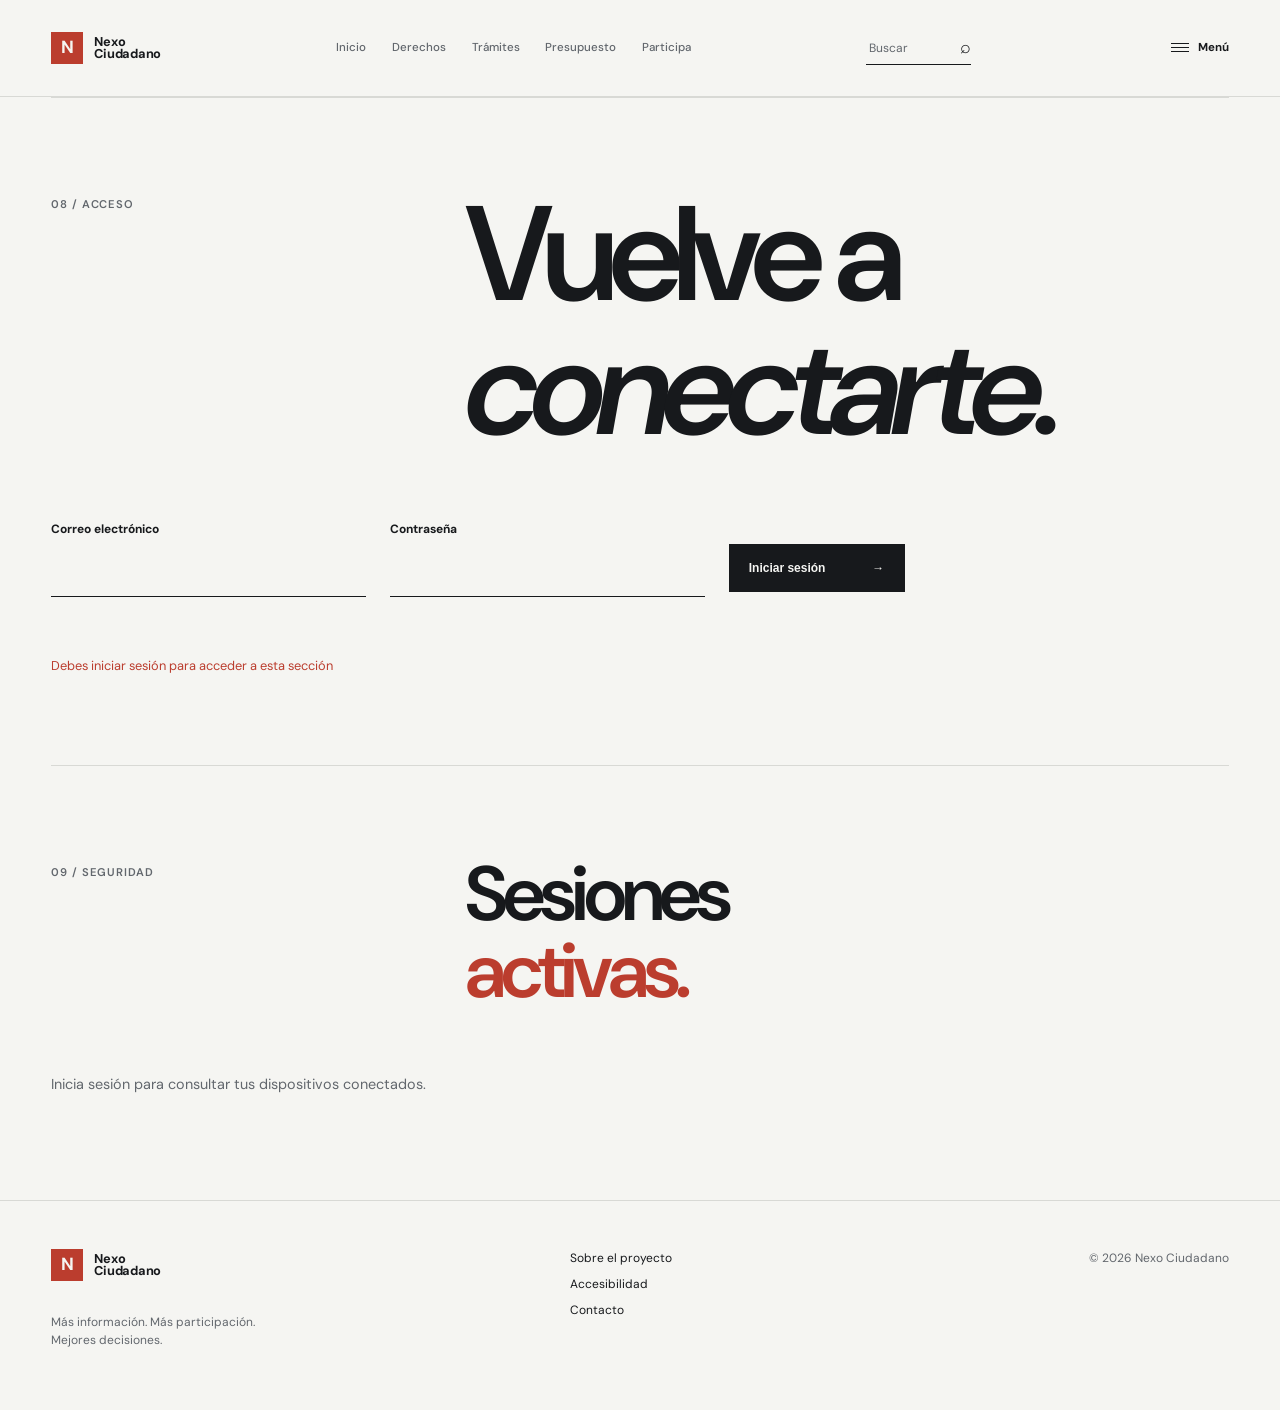
<file: oportunidades.html>
﻿<!doctype html>
<html lang="es">
<head>
  <meta charset="UTF-8">
  <meta name="viewport" content="width=device-width, initial-scale=1.0">
  <meta name="description" content="Oportunidades de participación ciudadana | Nexo Ciudadano">
  <title>Oportunidades | Nexo Ciudadano</title>
  <link rel="preconnect" href="https://fonts.googleapis.com">
  <link rel="preconnect" href="https://fonts.gstatic.com" crossorigin>
  <link href="https://fonts.googleapis.com/css2?family=DM+Sans:wght@400;500;600;700&display=swap" rel="stylesheet">
  <link rel="stylesheet" href="styles.css?v=20261120">
</head>
<body>
  <header class="site-header" id="inicio"><div class="container header-content">
    <a class="brand" href="index.html" aria-label="Nexo Ciudadano, inicio"><span class="brand-mark" aria-hidden="true">N</span><span>Nexo<br>Ciudadano</span></a>
    <nav class="main-nav" aria-label="Navegación principal"><a href="index.html#inicio">Inicio</a><a href="index.html#derechos">Derechos</a><a href="index.html#tramites">Trámites</a><a href="index.html#presupuesto">Presupuesto</a><a href="index.html#participa">Participa</a></nav>
    <form class="site-search" action="#" role="search"><label class="sr-only" for="site-search-input">Buscar en Nexo Ciudadano</label><input id="site-search-input" type="search" name="q" placeholder="Buscar" autocomplete="off"><button type="submit" aria-label="Buscar"><span aria-hidden="true">⌕</span></button></form><div class="session-area" id="session-area"></div><details class="utility-menu"><summary aria-label="Abrir menú de opciones"><span class="menu-icon" aria-hidden="true"><i></i><i></i><i></i></span><span class="menu-label">Menú</span></summary><nav class="utility-nav" aria-label="Opciones adicionales"><a href="registro.html">Registrar</a><a href="login.html">Iniciar sesión</a><a href="chat.html">Chat</a><a href="buzon.html">Buzón</a><a href="contacto.html">Contáctanos</a><a href="index.html#mapa-sitio">Mapa del sitio</a><a href="recuperar.html">Recuperar contraseña</a><a href="ayuda.html">Ayuda</a></nav></details>
  </div></header>
  <main><section class="section panel-section container page-panel" aria-labelledby="opportunities-title"><div class="section-heading"><p class="section-index">03 / Participa</p><h1 id="opportunities-title">Tu voz mueve<br><em>lo público.</em></h1></div><div class="opportunity-grid"><article class="opportunity-card"><span class="section-index">Consulta abierta</span><h3>Mejora de espacios públicos</h3><p>Propón ideas para transformar parques y áreas comunes de tu comunidad.</p><button class="button button-dark opportunity-apply" type="button">Postularme</button></article><article class="opportunity-card"><span class="section-index">Convocatoria activa</span><h3>Presupuesto participativo</h3><p>Presenta un proyecto para decidir cómo invertir recursos en tu colonia.</p><button class="button button-dark opportunity-apply" type="button">Postularme</button></article><article class="opportunity-card"><span class="section-index">Consulta abierta</span><h3>Movilidad para todas las personas</h3><p>Comparte tu experiencia y ayuda a construir rutas más accesibles.</p><button class="button button-dark opportunity-apply" type="button">Postularme</button></article></div><a class="button button-outline" href="index.html">← Volver al inicio</a></section></main>
  <footer class="site-footer"><div class="container footer-content"><div><a class="brand brand-footer" href="index.html" aria-label="Nexo Ciudadano, inicio"><span class="brand-mark" aria-hidden="true">N</span><span>Nexo<br>Ciudadano</span></a><p class="footer-note">Más información. Más participación.<br>Mejores decisiones.</p></div><div class="footer-links"><a href="#">Sobre el proyecto</a><a href="#">Accesibilidad</a><a href="contacto.html">Contacto</a></div><p class="copyright">© 2026 Nexo Ciudadano</p></div></footer>
  <script src="app.js?v=20261120"></script>
</body>
</html>
</file>
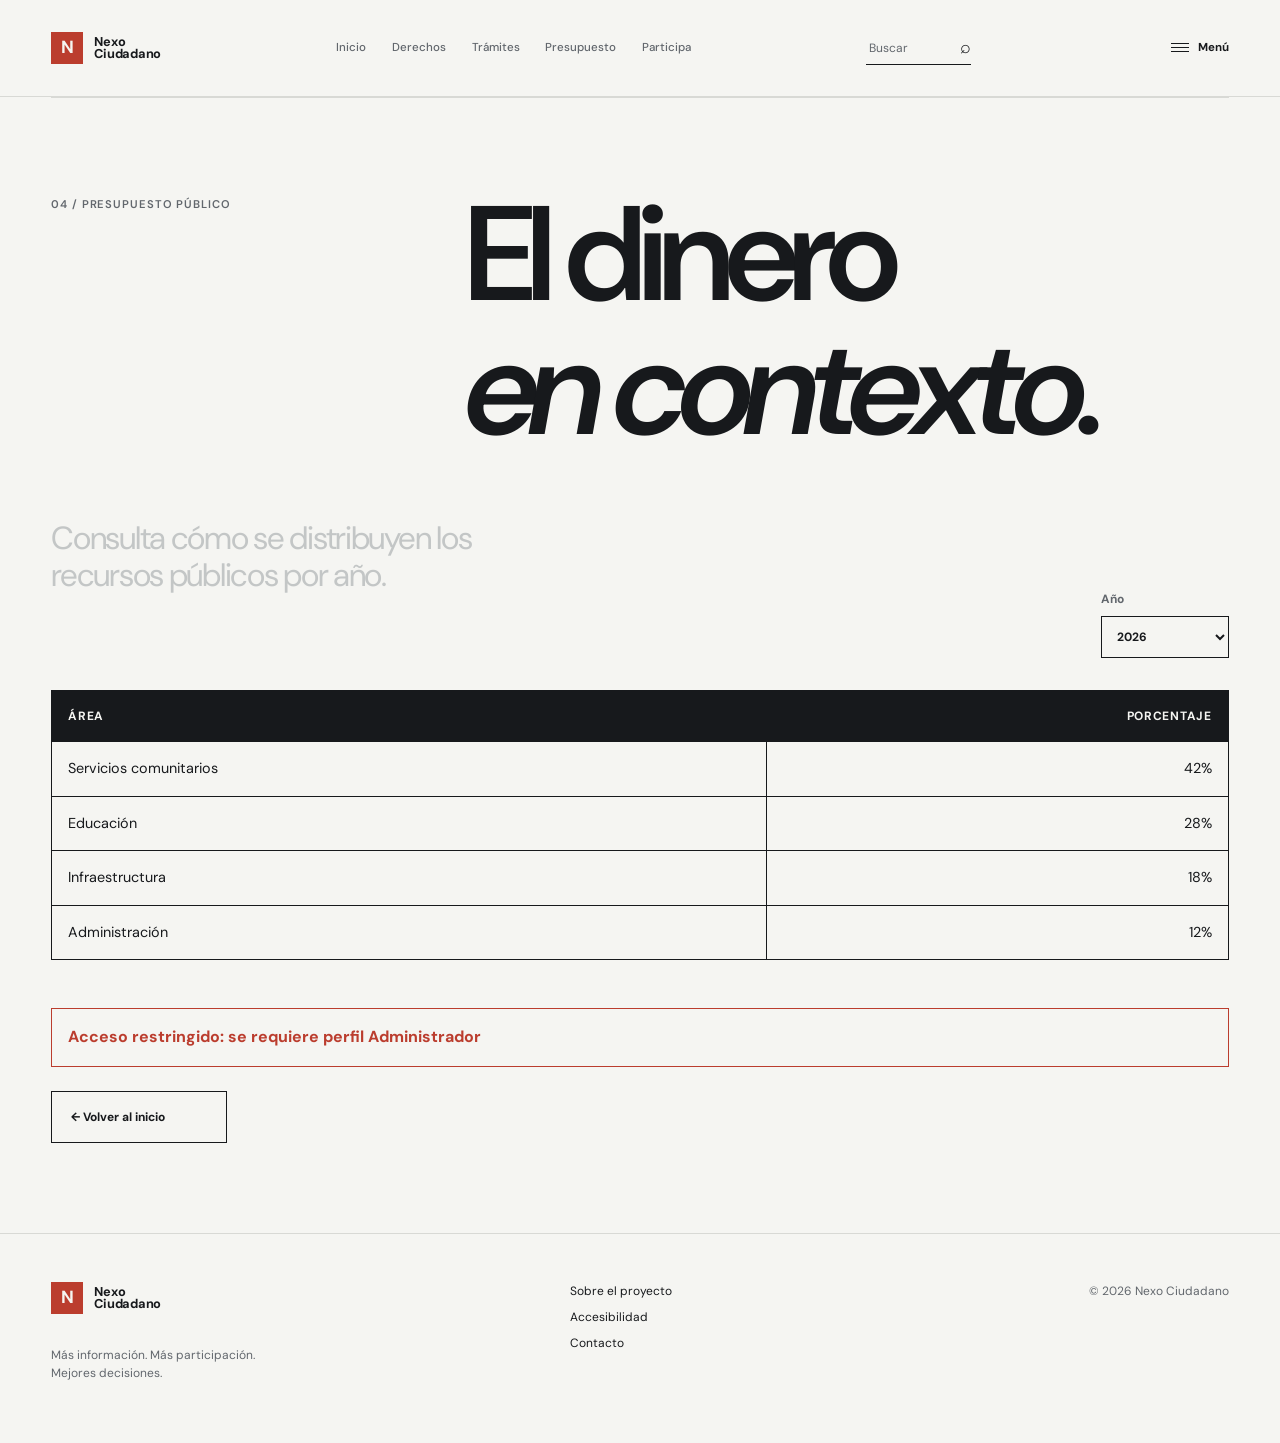
<file: presupuesto.html>
﻿<!doctype html>
<html lang="es">
<head>
  <meta charset="UTF-8">
  <meta name="viewport" content="width=device-width, initial-scale=1.0">
  <meta name="description" content="Desglose del presupuesto público | Nexo Ciudadano">
  <title>Presupuesto | Nexo Ciudadano</title>
  <link rel="preconnect" href="https://fonts.googleapis.com">
  <link rel="preconnect" href="https://fonts.gstatic.com" crossorigin>
  <link href="https://fonts.googleapis.com/css2?family=DM+Sans:wght@400;500;600;700&display=swap" rel="stylesheet">
  <link rel="stylesheet" href="styles.css?v=20261120">
</head>
<body>
  <header class="site-header" id="inicio"><div class="container header-content">
    <a class="brand" href="index.html" aria-label="Nexo Ciudadano, inicio"><span class="brand-mark" aria-hidden="true">N</span><span>Nexo<br>Ciudadano</span></a>
    <nav class="main-nav" aria-label="Navegación principal"><a href="index.html#inicio">Inicio</a><a href="index.html#derechos">Derechos</a><a href="index.html#tramites">Trámites</a><a href="index.html#presupuesto">Presupuesto</a><a href="index.html#participa">Participa</a></nav>
    <form class="site-search" action="#" role="search"><label class="sr-only" for="site-search-input">Buscar en Nexo Ciudadano</label><input id="site-search-input" type="search" name="q" placeholder="Buscar" autocomplete="off"><button type="submit" aria-label="Buscar"><span aria-hidden="true">⌕</span></button></form><div class="session-area" id="session-area"></div><details class="utility-menu"><summary aria-label="Abrir menú de opciones"><span class="menu-icon" aria-hidden="true"><i></i><i></i><i></i></span><span class="menu-label">Menú</span></summary><nav class="utility-nav" aria-label="Opciones adicionales"><a href="registro.html">Registrar</a><a href="login.html">Iniciar sesión</a><a href="chat.html">Chat</a><a href="buzon.html">Buzón</a><a href="contacto.html">Contáctanos</a><a href="index.html#mapa-sitio">Mapa del sitio</a><a href="recuperar.html">Recuperar contraseña</a><a href="ayuda.html">Ayuda</a></nav></details>
  </div></header>
  <main><section class="section panel-section container page-panel" aria-labelledby="budget-title"><div class="section-heading"><p class="section-index">04 / Presupuesto público</p><h1 id="budget-title">El dinero<br><em>en contexto.</em></h1></div><div class="budget-controls"><p class="data-lead">Consulta cómo se distribuyen los recursos públicos por año.</p><label for="budget-year">Año<select id="budget-year"><option value="2025">2025</option><option value="2026" selected>2026</option></select></label></div><table class="budget-table"><thead><tr><th>Área</th><th>Porcentaje</th></tr></thead><tbody><tr data-budget-2025 data-budget-category="servicios" data-budget2025="40%" data-budget2026="42%"><td>Servicios comunitarios</td><td class="budget-value">42%</td></tr><tr data-budget-2025 data-budget-category="educacion" data-budget2025="30%" data-budget2026="28%"><td>Educación</td><td class="budget-value">28%</td></tr><tr data-budget-2025 data-budget-category="infraestructura" data-budget2025="18%" data-budget2026="18%"><td>Infraestructura</td><td class="budget-value">18%</td></tr><tr data-budget-2025 data-budget-category="administracion" data-budget2025="12%" data-budget2026="12%"><td>Administración</td><td class="budget-value">12%</td></tr></tbody></table><section class="budget-admin-panel" id="budget-admin-panel" aria-labelledby="budget-admin-title" hidden><p class="section-index">Administración</p><h2 id="budget-admin-title">Gestión de partidas presupuestarias <em>(Solo Administradores)</em></h2><p class="data-lead">Edita los porcentajes y consulta los cambios en la tabla en vivo.</p><div class="budget-edit-grid"><label for="budget-edit-servicios">Servicios comunitarios (%)<input id="budget-edit-servicios" data-budget-editor="servicios" type="number" min="0" max="100" step="1" value="42"></label><label for="budget-edit-educacion">Educación (%)<input id="budget-edit-educacion" data-budget-editor="educacion" type="number" min="0" max="100" step="1" value="28"></label><label for="budget-edit-infraestructura">Infraestructura (%)<input id="budget-edit-infraestructura" data-budget-editor="infraestructura" type="number" min="0" max="100" step="1" value="18"></label><label for="budget-edit-administracion">Administración (%)<input id="budget-edit-administracion" data-budget-editor="administracion" type="number" min="0" max="100" step="1" value="12"></label></div></section><p class="budget-access-notice" id="budget-access-notice">Acceso restringido: se requiere perfil Administrador</p><a class="button button-outline" href="index.html">← Volver al inicio</a></section></main>
  <footer class="site-footer"><div class="container footer-content"><div><a class="brand brand-footer" href="index.html" aria-label="Nexo Ciudadano, inicio"><span class="brand-mark" aria-hidden="true">N</span><span>Nexo<br>Ciudadano</span></a><p class="footer-note">Más información. Más participación.<br>Mejores decisiones.</p></div><div class="footer-links"><a href="#">Sobre el proyecto</a><a href="#">Accesibilidad</a><a href="contacto.html">Contacto</a></div><p class="copyright">© 2026 Nexo Ciudadano</p></div></footer>
  <script src="app.js?v=20261120"></script>
</body>
</html>
</file>
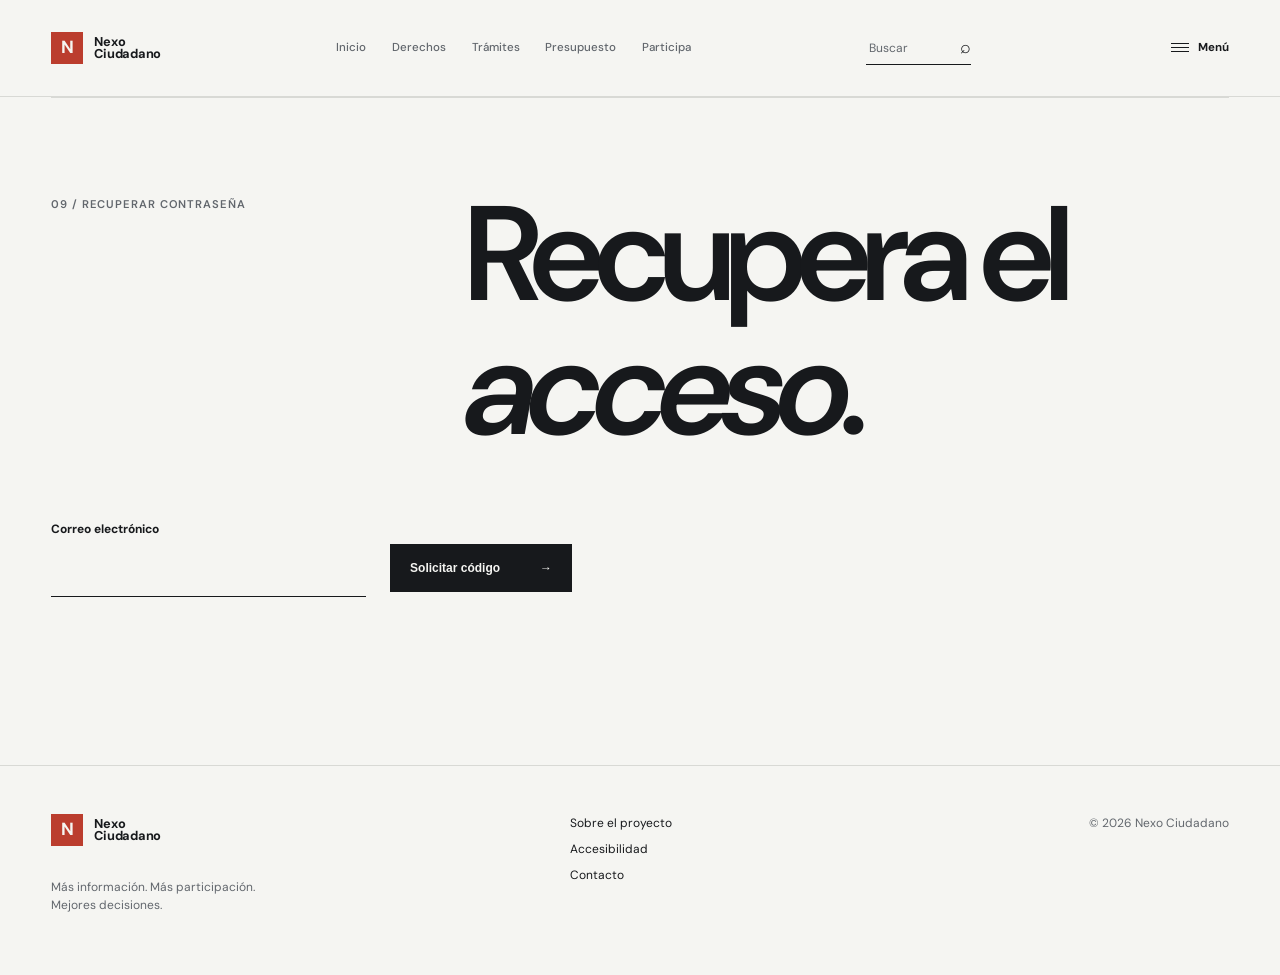
<file: recuperar.html>
﻿<!doctype html>
<html lang="es">
<head><meta charset="UTF-8"><meta name="viewport" content="width=device-width, initial-scale=1.0"><title>Recuperar contraseña | Nexo Ciudadano</title><link rel="stylesheet" href="styles.css?v=20261120"><link rel="preconnect" href="https://fonts.googleapis.com"><link rel="preconnect" href="https://fonts.gstatic.com" crossorigin><link href="https://fonts.googleapis.com/css2?family=DM+Sans:wght@400;500;600;700&display=swap" rel="stylesheet"></head>
<body><header class="site-header"><div class="container header-content"><a class="brand" href="index.html"><span class="brand-mark" aria-hidden="true">N</span><span>Nexo<br>Ciudadano</span></a><nav class="main-nav" aria-label="Navegación principal"><a href="index.html#inicio">Inicio</a><a href="index.html#derechos">Derechos</a><a href="index.html#tramites">Trámites</a><a href="index.html#presupuesto">Presupuesto</a><a href="index.html#participa">Participa</a></nav><form class="site-search" action="#" role="search"><label class="sr-only" for="site-search-input">Buscar en Nexo Ciudadano</label><input id="site-search-input" type="search" name="q" placeholder="Buscar"><button type="submit" aria-label="Buscar">⌕</button></form><div class="session-area" id="session-area"></div><details class="utility-menu"><summary aria-label="Abrir menú de opciones"><span class="menu-icon" aria-hidden="true"><i></i><i></i><i></i></span><span class="menu-label">Menú</span></summary><nav class="utility-nav" aria-label="Opciones adicionales"><a href="registro.html">Registrar</a><a href="login.html">Iniciar sesión</a><a href="chat.html">Chat</a><a href="buzon.html">Buzón</a><a href="contacto.html">Contáctanos</a><a href="index.html#mapa-sitio">Mapa del sitio</a><a href="recuperar.html">Recuperar contraseña</a><a href="ayuda.html">Ayuda</a></nav></details></div></header><main><section class="section panel-section container page-panel"><div class="section-heading"><p class="section-index">09 / Recuperar contraseña</p><h1>Recupera el<br><em>acceso.</em></h1></div><form class="account-form panel-form" id="recover-form" novalidate><div class="form-field"><label for="recover-email">Correo electrónico</label><input id="recover-email" type="email" required><small class="field-error" id="recover-email-error" aria-live="polite"></small></div><button class="button button-dark" type="submit">Solicitar código <span aria-hidden="true">→</span></button><p class="form-status" id="recover-status" aria-live="polite"></p></form><div class="recovery-mail" id="recovery-mail" hidden></div><form class="account-form panel-form recovery-reset" id="recovery-reset-form" novalidate hidden><div class="form-field"><label for="recovery-code">Código de 6 dígitos</label><input id="recovery-code" type="text" inputmode="numeric" maxlength="6" required><small class="field-error" id="recovery-code-error" aria-live="polite"></small></div><div class="form-field"><label for="recovery-password">Nueva contraseña</label><input id="recovery-password" type="password" required><small class="field-error" id="recovery-password-error" aria-live="polite"></small></div><button class="button button-dark" type="submit">Restablecer contraseña <span aria-hidden="true">→</span></button><p class="form-status" id="recovery-reset-status" aria-live="polite"></p></form></section></main><footer class="site-footer"><div class="container footer-content"><div><a class="brand brand-footer" href="index.html"><span class="brand-mark" aria-hidden="true">N</span><span>Nexo<br>Ciudadano</span></a><p class="footer-note">Más información. Más participación.<br>Mejores decisiones.</p></div><div class="footer-links"><a href="#">Sobre el proyecto</a><a href="#">Accesibilidad</a><a href="contacto.html">Contacto</a></div><p class="copyright">© 2026 Nexo Ciudadano</p></div></footer><script src="app.js?v=20261120"></script></body></html>
</file>
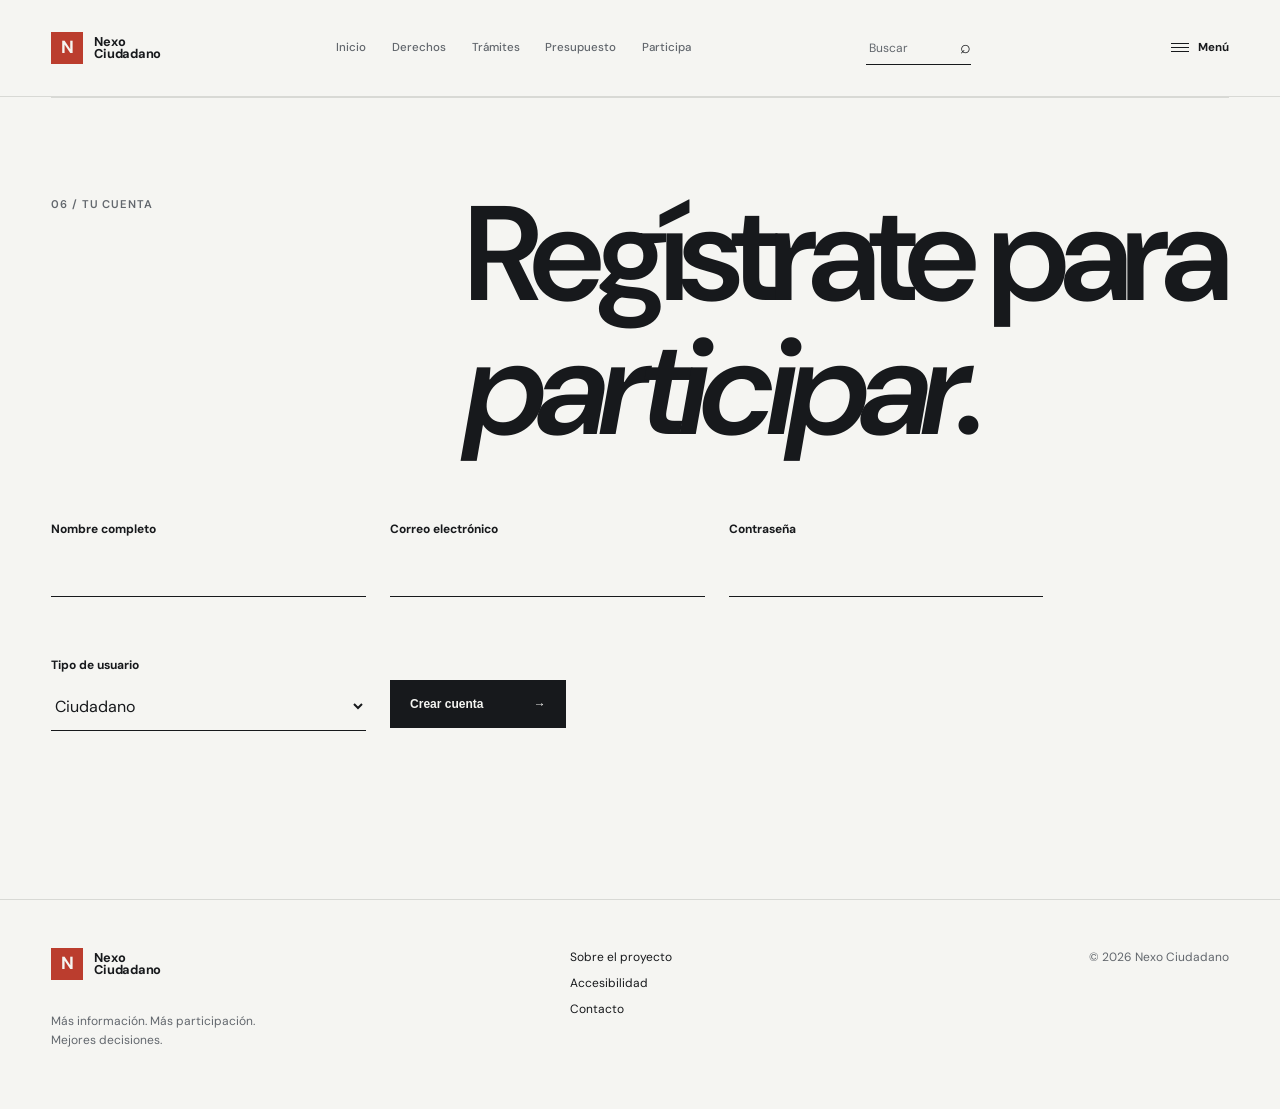
<file: registro.html>
﻿<!doctype html>
<html lang="es">
<head><meta charset="UTF-8"><meta name="viewport" content="width=device-width, initial-scale=1.0"><meta name="description" content="Registro | Nexo Ciudadano"><title>Registro | Nexo Ciudadano</title><link rel="preconnect" href="https://fonts.googleapis.com"><link rel="preconnect" href="https://fonts.gstatic.com" crossorigin><link href="https://fonts.googleapis.com/css2?family=DM+Sans:wght@400;500;600;700&display=swap" rel="stylesheet"><link rel="stylesheet" href="styles.css?v=20261120"></head>
<body>
  <header class="site-header" id="inicio"><div class="container header-content">
    <a class="brand" href="index.html" aria-label="Nexo Ciudadano, inicio"><span class="brand-mark" aria-hidden="true">N</span><span>Nexo<br>Ciudadano</span></a>
    <nav class="main-nav" aria-label="Navegación principal"><a href="index.html#inicio">Inicio</a><a href="index.html#derechos">Derechos</a><a href="index.html#tramites">Trámites</a><a href="index.html#presupuesto">Presupuesto</a><a href="index.html#participa">Participa</a></nav>
    <form class="site-search" action="#" role="search"><label class="sr-only" for="site-search-input">Buscar en Nexo Ciudadano</label><input id="site-search-input" type="search" name="q" placeholder="Buscar" autocomplete="off"><button type="submit" aria-label="Buscar"><span aria-hidden="true">⌕</span></button></form><div class="session-area" id="session-area"></div><details class="utility-menu"><summary aria-label="Abrir menú de opciones"><span class="menu-icon" aria-hidden="true"><i></i><i></i><i></i></span><span class="menu-label">Menú</span></summary><nav class="utility-nav" aria-label="Opciones adicionales"><a href="registro.html">Registrar</a><a href="login.html">Iniciar sesión</a><a href="chat.html">Chat</a><a href="buzon.html">Buzón</a><a href="contacto.html">Contáctanos</a><a href="index.html#mapa-sitio">Mapa del sitio</a><a href="recuperar.html">Recuperar contraseña</a><a href="ayuda.html">Ayuda</a></nav></details>
  </div></header>
  <main><section class="section panel-section container page-panel"><div class="section-heading"><p class="section-index">06 / Tu cuenta</p><h1>Regístrate para<br><em>participar.</em></h1></div><form class="account-form" id="register-form" novalidate><div class="form-field"><label for="register-name">Nombre completo</label><input id="register-name" name="name" type="text" autocomplete="name" required><small class="field-error" id="register-name-error" aria-live="polite"></small></div><div class="form-field"><label for="register-email">Correo electrónico</label><input id="register-email" name="email" type="email" autocomplete="email" required><small class="field-error" id="register-email-error" aria-live="polite"></small></div><div class="form-field"><label for="register-password">Contraseña</label><input id="register-password" name="password" type="password" autocomplete="new-password" required><small class="field-error" id="register-password-error" aria-live="polite"></small></div><div class="form-field"><label for="register-role">Tipo de usuario</label><select id="register-role" name="role" required><option value="ciudadano">Ciudadano</option><option value="admin">Servidor Público / Administrador</option></select><small class="field-error" id="register-role-error" aria-live="polite"></small></div><button class="button button-dark" type="submit">Crear cuenta <span aria-hidden="true">→</span></button><p class="form-status" id="register-status" aria-live="polite"></p></form></section></main>
  <footer class="site-footer"><div class="container footer-content"><div><a class="brand brand-footer" href="index.html" aria-label="Nexo Ciudadano, inicio"><span class="brand-mark" aria-hidden="true">N</span><span>Nexo<br>Ciudadano</span></a><p class="footer-note">Más información. Más participación.<br>Mejores decisiones.</p></div><div class="footer-links"><a href="#">Sobre el proyecto</a><a href="#">Accesibilidad</a><a href="contacto.html">Contacto</a></div><p class="copyright">© 2026 Nexo Ciudadano</p></div></footer>  <script src="app.js?v=20261120"></script>
</body></html>
</file>
<file: styles.css>
:root {
  --color-ink: #17191c;
  --color-muted: #62676d;
  --color-paper: #f5f5f2;
  --color-surface: #ffffff;
  --color-line: #d8d9d5;
  --color-accent: #bb3d2e;
  --max-width: 1240px;
  --gutter: clamp(1.25rem, 4vw, 4rem);
  --space-section: clamp(3.5rem, 7vw, 7rem);
  --font-sans: "DM Sans", "Helvetica Neue", Arial, sans-serif;
}

* {
  box-sizing: border-box;
}

html {
  scroll-behavior: smooth;
}

body {
  margin: 0;
  color: var(--color-ink);
  background: var(--color-paper);
  font-family: var(--font-sans);
  font-size: 1rem;
  line-height: 1.5;
}

a {
  color: inherit;
  text-decoration: none;
}

.container {
  width: min(100% - (var(--gutter) * 2), var(--max-width));
  margin-inline: auto;
}

.site-header {
  border-bottom: 1px solid var(--color-line);
}

.header-content,
.footer-content {
  display: flex;
  align-items: center;
  min-height: 6rem;
}

.header-content {
  position: relative;
  gap: clamp(1rem, 2vw, 2rem);
}

.session-area {
  display: flex;
  align-items: center;
  gap: 0.6rem;
  margin-left: auto;
  color: var(--color-muted);
  font-size: 0.68rem;
  white-space: nowrap;
}

.session-name {
  color: var(--color-ink);
  font-weight: 700;
}

.session-role {
  color: var(--color-accent);
  font-weight: 700;
}

.session-logout {
  padding: 0.35rem 0;
  border: 0;
  border-bottom: 1px solid var(--color-ink);
  color: var(--color-ink);
  background: transparent;
  cursor: pointer;
  font: inherit;
  font-weight: 700;
}

.session-logout:hover {
  color: var(--color-accent);
  border-bottom-color: var(--color-accent);
}

.brand {
  display: inline-flex;
  align-items: center;
  gap: 0.7rem;
  font-size: 0.8rem;
  font-weight: 700;
  letter-spacing: -0.02em;
  line-height: 0.95;
}

.brand-mark {
  display: grid;
  width: 2rem;
  height: 2rem;
  place-items: center;
  color: var(--color-paper);
  background: var(--color-accent);
  font-size: 1.1rem;
  line-height: 1;
}

.main-nav {
  display: flex;
  gap: clamp(0.9rem, 2vw, 2rem);
  margin-inline: auto;
  color: var(--color-muted);
  font-size: 0.72rem;
  font-weight: 500;
}

.main-nav a,
.footer-links a,
.text-link {
  transition: color 180ms ease;
}

.main-nav a:hover,
.footer-links a:hover,
.text-link:hover {
  color: var(--color-accent);
}

.modal-open {
  overflow: hidden;
}

.site-modal {
  position: fixed;
  z-index: 10;
  inset: 0;
  display: grid;
  place-items: center;
  padding: var(--gutter);
  background: rgb(23 25 28 / 72%);
}

.site-modal[hidden] {
  display: none;
}

.modal-card {
  position: relative;
  width: min(100%, 42rem);
  max-height: min(42rem, 90vh);
  padding: clamp(2rem, 5vw, 4rem);
  overflow-y: auto;
  border: 1px solid var(--color-ink);
  color: var(--color-ink);
  background: var(--color-paper);
}

.modal-close {
  display: block;
  margin: 0 0 3rem auto;
  padding: 0.6rem 0;
  border: 0;
  border-bottom: 1px solid var(--color-ink);
  color: var(--color-ink);
  background: transparent;
  cursor: pointer;
  font: inherit;
  font-size: 0.75rem;
  font-weight: 700;
}

.modal-close:hover {
  color: var(--color-accent);
  border-bottom-color: var(--color-accent);
}

.modal-card h2 {
  margin-bottom: 2rem;
  font-size: clamp(2.5rem, 6vw, 5rem);
}

.modal-card h2 em {
  color: var(--color-accent);
  font-style: normal;
}

.modal-list {
  display: grid;
  gap: 1rem;
  margin: 0;
  padding: 0;
  list-style: none;
  counter-reset: modal-step;
}

.modal-list li {
  display: grid;
  grid-template-columns: 2rem 1fr;
  gap: 1rem;
  padding: 1rem 0;
  border-top: 1px solid var(--color-line);
  counter-increment: modal-step;
}

.modal-list li::before {
  color: var(--color-accent);
  content: "0" counter(modal-step);
  font-size: 0.75rem;
  font-weight: 700;
}

.modal-list li strong,
.modal-list li span {
  display: block;
}

.modal-list li span {
  margin-top: 0.4rem;
  color: var(--color-muted);
  font-size: 0.85rem;
}

.modal-checklist {
  display: grid;
  border-top: 1px solid var(--color-line);
}

.modal-checklist label {
  display: flex;
  gap: 0.8rem;
  align-items: center;
  padding: 1rem 0;
  border-bottom: 1px solid var(--color-line);
  font-size: 0.9rem;
  cursor: pointer;
}

.modal-checklist input {
  width: 1rem;
  height: 1rem;
  accent-color: var(--color-accent);
}

.modal-glossary {
  margin: 0;
  border-top: 1px solid var(--color-line);
}

.modal-glossary div {
  display: grid;
  grid-template-columns: 1fr 1.5fr;
  gap: 1rem;
  padding: 1rem 0;
  border-bottom: 1px solid var(--color-line);
}

.modal-glossary dt {
  font-weight: 700;
}

.modal-glossary dd {
  margin: 0;
  color: var(--color-muted);
  font-size: 0.85rem;
}

.modal-definition {
  max-width: 34rem;
  font-size: clamp(1.2rem, 2.5vw, 1.8rem);
  letter-spacing: -0.03em;
  line-height: 1.2;
}

.modal-example {
  max-width: 30rem;
  margin: 2rem 0 0;
  padding-top: 1rem;
  border-top: 1px solid var(--color-line);
  color: var(--color-muted);
  font-size: 0.9rem;
}

.modal-example strong {
  color: var(--color-ink);
}

.text-link {
  display: inline-flex;
  align-items: center;
  gap: 0.75rem;
  font-size: 0.8rem;
  font-weight: 700;
}

.site-search {
  display: flex;
  align-items: center;
  border-bottom: 1px solid var(--color-ink);
}

.site-search input {
  width: 5.5rem;
  padding: 0.45rem 0.2rem;
  border: 0;
  outline: 0;
  color: var(--color-ink);
  background: transparent;
  font: inherit;
  font-size: 0.75rem;
}

.site-search input::placeholder {
  color: var(--color-muted);
}

.site-search button {
  padding: 0.35rem 0 0.35rem 0.35rem;
  border: 0;
  color: var(--color-ink);
  background: transparent;
  cursor: pointer;
  font-size: 1.15rem;
  line-height: 1;
}

.utility-menu {
  position: relative;
  flex-shrink: 0;
}

.utility-menu summary {
  display: flex;
  align-items: center;
  gap: 0.55rem;
  padding: 0.5rem 0;
  color: var(--color-ink);
  cursor: pointer;
  font-size: 0.72rem;
  font-weight: 700;
  list-style: none;
}

.utility-menu summary::-webkit-details-marker {
  display: none;
}

.menu-icon {
  display: grid;
  gap: 3px;
  width: 1.1rem;
}

.menu-icon i {
  display: block;
  height: 1px;
  background: currentColor;
  transition: transform 180ms ease;
}

.utility-menu[open] .menu-icon i:first-child {
  transform: translateY(4px) rotate(45deg);
}

.utility-menu[open] .menu-icon i:nth-child(2) {
  opacity: 0;
}

.utility-menu[open] .menu-icon i:last-child {
  transform: translateY(-4px) rotate(-45deg);
}

.utility-nav {
  position: absolute;
  z-index: 2;
  top: calc(100% + 1rem);
  right: 0;
  display: grid;
  min-width: 13rem;
  padding: 0.6rem 0;
  border: 1px solid var(--color-line);
  background: var(--color-paper);
  box-shadow: 0 0.8rem 2rem rgb(23 25 28 / 10%);
}

.utility-nav a {
  padding: 0.55rem 1rem;
  color: var(--color-muted);
  font-size: 0.75rem;
}

.utility-nav a:hover {
  color: var(--color-accent);
  background: var(--color-surface);
}

.sr-only {
  position: absolute;
  width: 1px;
  height: 1px;
  padding: 0;
  overflow: hidden;
  clip: rect(0, 0, 0, 0);
  white-space: nowrap;
  border: 0;
}

.hero {
  display: grid;
  grid-template-columns: minmax(0, 1.7fr) minmax(15rem, 0.8fr);
  gap: 4rem;
  align-items: end;
  min-height: min(43rem, 70vh);
  padding-block: clamp(4rem, 9vw, 8rem) clamp(3.5rem, 7vw, 6rem);
}

.eyebrow,
.section-index,
.card-topline,
.signal-grid,
.metric span {
  font-size: 0.7rem;
  font-weight: 600;
  letter-spacing: 0.08em;
  text-transform: uppercase;
}

.eyebrow {
  margin: 0 0 2.5rem;
  color: var(--color-accent);
}

h1,
h2,
h3,
p {
  margin-top: 0;
}

h1,
h2,
h3 {
  letter-spacing: -0.065em;
  line-height: 1;
  overflow-wrap: anywhere;
}

p {
  line-height: 1.55;
}

h1 {
  max-width: 9ch;
  margin-bottom: 0;
  font-size: clamp(4rem, 10.5vw, 9.5rem);
  font-weight: 600;
}

h2 {
  margin-bottom: 0;
  font-size: clamp(3rem, 6vw, 6rem);
  font-weight: 600;
}

h2 em {
  color: var(--color-accent);
  font-style: normal;
}

.hero-aside {
  max-width: 23rem;
  padding-bottom: 0.35rem;
}

.hero-aside p,
.participate-action p {
  margin-bottom: 2rem;
  color: var(--color-muted);
  font-size: 1rem;
}

.button {
  display: inline-flex;
  align-items: center;
  justify-content: space-between;
  gap: 2.5rem;
  min-width: 11rem;
  padding: 1rem 1.2rem;
  border: 1px solid transparent;
  font-size: 0.75rem;
  font-weight: 700;
  transition: background-color 180ms ease, color 180ms ease, border-color 180ms ease;
}

.button-dark {
  color: var(--color-paper);
  background: var(--color-ink);
}

.button-dark:hover {
  background: var(--color-accent);
}

.button-outline {
  color: var(--color-ink);
  border-color: var(--color-ink);
}

.button-outline:hover {
  color: var(--color-paper);
  background: var(--color-ink);
}

.signal-bar {
  color: var(--color-paper);
  background: var(--color-ink);
}

.signal-grid {
  display: grid;
  grid-template-columns: repeat(3, 1fr) 1.4fr;
  gap: 1rem;
  align-items: center;
  min-height: 5.5rem;
}

.signal-grid p {
  margin: 0;
}

.signal-number {
  margin-right: 1rem;
  color: var(--color-accent);
}

.signal-note {
  color: #a4a8aa;
  text-align: right;
  text-transform: none;
  letter-spacing: normal;
}

.section {
  padding-block: var(--space-section);
}

.section-heading {
  display: grid;
  grid-template-columns: minmax(10rem, 1fr) 2fr;
  gap: 2rem;
  align-items: start;
  margin-bottom: clamp(2.5rem, 5vw, 4.5rem);
}

.section-index {
  margin: 0.5rem 0 0;
  color: var(--color-muted);
}

.card-grid {
  display: grid;
  grid-template-columns: repeat(3, 1fr);
  gap: 1px;
  background: var(--color-line);
  border: 1px solid var(--color-line);
}

.feature-card {
  display: flex;
  min-height: 24rem;
  flex-direction: column;
  padding: clamp(1.5rem, 3vw, 2.5rem);
  background: var(--color-paper);
}

.feature-card-accent {
  color: var(--color-paper);
  background: var(--color-accent);
}

.card-topline {
  display: flex;
  justify-content: space-between;
  padding-bottom: 1.5rem;
  border-bottom: 1px solid currentColor;
  opacity: 0.75;
}

.feature-card h3 {
  margin: auto 0 1.5rem;
  font-size: clamp(2rem, 3vw, 3rem);
  font-weight: 500;
}

.feature-card p {
  max-width: 22rem;
  margin-bottom: 2rem;
  color: var(--color-muted);
  font-size: 0.85rem;
}

.feature-card-accent p {
  color: #f0c4bd;
}

.feature-card .text-link {
  margin-top: auto;
}

.data-section {
  color: var(--color-paper);
  background: var(--color-ink);
}

.data-layout {
  display: grid;
  grid-template-columns: minmax(0, 0.9fr) minmax(0, 1.6fr);
  gap: 2rem;
  align-items: start;
  padding-block: var(--space-section);
}

.data-layout > * {
  min-width: 0;
}

.data-layout h2 {
  font-size: clamp(2.8rem, 5vw, 5.25rem);
}

.data-section .section-index {
  color: #a4a8aa;
}

.data-content {
  max-width: 42rem;
  margin-left: clamp(2rem, 5vw, 6rem);
}

.data-lead {
  max-width: 28rem;
  margin: 0 0 4rem;
  color: #c3c6c6;
  font-size: clamp(1.3rem, 2.5vw, 2rem);
  letter-spacing: -0.04em;
  line-height: 1.15;
}

.concept-section {
  border-bottom: 1px solid var(--color-line);
}

.concept-grid {
  display: grid;
  grid-template-columns: repeat(3, 1fr);
  gap: 1px;
  background: var(--color-line);
  border: 1px solid var(--color-line);
}

.concept-card {
  display: flex;
  min-height: 18rem;
  flex-direction: column;
  padding: clamp(1.5rem, 3vw, 2.5rem);
  background: var(--color-paper);
}

.concept-card-accent {
  color: var(--color-paper);
  background: var(--color-accent);
}

.concept-term {
  padding-bottom: 1rem;
  border-bottom: 1px solid currentColor;
  font-size: 0.75rem;
  font-weight: 700;
  text-transform: uppercase;
}

.concept-card p {
  margin: auto 0 2rem;
  max-width: 20rem;
  color: var(--color-muted);
  font-size: 0.9rem;
}

.concept-card-accent p {
  color: #f0c4bd;
}

.steps-section {
  background: var(--color-surface);
}

.steps-list {
  border-top: 1px solid var(--color-line);
}

.step-item {
  display: grid;
  grid-template-columns: 5rem 1fr 2rem;
  gap: 1rem;
  align-items: start;
  padding: 1.5rem 0;
  border-bottom: 1px solid var(--color-line);
}

.step-number {
  color: var(--color-accent);
  font-size: 0.75rem;
  font-weight: 700;
}

.step-item h3 {
  margin-bottom: 0.5rem;
  font-size: clamp(1.4rem, 2.5vw, 2.2rem);
  font-weight: 500;
}

.step-item p {
  max-width: 28rem;
  margin: 0;
  color: var(--color-muted);
  font-size: 0.85rem;
}

.step-arrow {
  color: var(--color-accent);
  font-size: 1.2rem;
}

.metric-list {
  display: grid;
  grid-template-columns: repeat(3, 1fr);
  gap: 1rem;
  margin-bottom: 3.5rem;
  border-top: 1px solid #494c4e;
}

.budget-visual {
  margin-bottom: 3.5rem;
  border-top: 1px solid #494c4e;
}

.budget-row {
  display: grid;
  grid-template-columns: 1fr 3rem;
  gap: 1rem;
  position: relative;
  padding: 1rem 0 0.65rem;
  border-bottom: 1px solid #494c4e;
  color: #c3c6c6;
  font-size: 0.8rem;
}

.budget-row strong {
  color: var(--color-accent);
  font-size: 0.9rem;
  text-align: right;
}

.budget-row i {
  grid-column: 1 / -1;
  display: block;
  height: 0.35rem;
  background: var(--color-accent);
  transform-origin: left;
  width: var(--bar-size);
}

.metric {
  display: flex;
  flex-direction: column;
  gap: 0.75rem;
  padding-top: 1.25rem;
}

.metric strong {
  color: var(--color-accent);
  font-size: clamp(3rem, 6vw, 5.5rem);
  font-weight: 500;
  letter-spacing: -0.08em;
  line-height: 0.8;
}

.metric span {
  color: #a4a8aa;
  letter-spacing: 0;
}

.data-section .button-outline {
  color: var(--color-paper);
  border-color: #727678;
}

.data-section .button-outline:hover {
  color: var(--color-ink);
  background: var(--color-paper);
}

.participate {
  display: grid;
  grid-template-columns: 1fr 1fr;
  gap: 2rem;
  padding-block: var(--space-section);
}

.participate-action {
  align-self: end;
  max-width: 22rem;
  padding-bottom: 0.5rem;
}

.sitemap-grid {
  display: grid;
  grid-template-columns: repeat(3, 1fr);
  gap: 2rem;
  border-top: 1px solid var(--color-line);
}

.sitemap-column {
  display: flex;
  flex-direction: column;
  align-items: flex-start;
  padding-top: 1.25rem;
}

.sitemap-column h3 {
  margin-bottom: 1.5rem;
  font-size: 0.75rem;
  font-weight: 700;
  text-transform: uppercase;
}

.sitemap-column a {
  padding: 0.35rem 0;
  color: var(--color-muted);
  font-size: 0.85rem;
}

.sitemap-column a:hover {
  color: var(--color-accent);
}

.page-panel {
  min-height: 34rem;
}

.budget-controls {
  display: flex;
  justify-content: space-between;
  align-items: end;
  gap: 2rem;
  margin-bottom: 2rem;
}

.budget-controls label {
  display: grid;
  gap: 0.5rem;
  color: var(--color-muted);
  font-size: 0.75rem;
  font-weight: 700;
}

.budget-controls select {
  min-width: 8rem;
  padding: 0.7rem;
  border: 1px solid var(--color-ink);
  border-radius: 0;
  color: var(--color-ink);
  background: var(--color-paper);
  font: inherit;
}

.budget-table {
  width: 100%;
  border-collapse: collapse;
  margin-bottom: 2rem;
  font-size: 0.9rem;
}

.budget-table th,
.budget-table td {
  padding: 1rem;
  border: 1px solid var(--color-ink);
  text-align: left;
}

.budget-table th {
  color: var(--color-paper);
  background: var(--color-ink);
  font-size: 0.75rem;
  letter-spacing: 0.06em;
  text-transform: uppercase;
}

.budget-table td:last-child,
.budget-table th:last-child {
  text-align: right;
}

.budget-admin-panel {
  margin: 3rem 0 1.5rem;
  padding: clamp(1.25rem, 3vw, 2rem);
  border: 1px solid var(--color-ink);
  background: var(--color-surface);
}

.budget-admin-panel h2 {
  max-width: 38rem;
  margin: 0.5rem 0 1rem;
  font-size: clamp(1.35rem, 3vw, 2.2rem);
  line-height: 1.1;
}

.budget-admin-panel h2 em {
  color: var(--color-accent);
  font-style: normal;
}

.budget-edit-grid {
  display: grid;
  grid-template-columns: repeat(4, 1fr);
  gap: 1rem;
  margin-top: 1.5rem;
}

.budget-edit-grid label {
  display: grid;
  gap: 0.5rem;
  color: var(--color-muted);
  font-size: 0.75rem;
  font-weight: 700;
}

.budget-edit-grid input {
  width: 100%;
  padding: 0.7rem;
  border: 1px solid var(--color-ink);
  border-radius: 0;
  color: var(--color-ink);
  background: var(--color-paper);
  font: inherit;
}

.budget-access-notice {
  margin: 3rem 0 1.5rem;
  padding: 1rem;
  border: 1px solid var(--color-accent);
  color: var(--color-accent);
  font-weight: 700;
}

.sessions-section {
  border-top: 1px solid var(--color-line);
}

.sessions-table-wrap {
  overflow-x: auto;
}

.sessions-table {
  width: 100%;
  border-collapse: collapse;
  font-size: 0.8rem;
}

.sessions-table th,
.sessions-table td {
  padding: 1rem;
  border: 1px solid var(--color-ink);
  text-align: left;
  white-space: nowrap;
}

.sessions-table th {
  color: var(--color-paper);
  background: var(--color-ink);
  font-size: 0.7rem;
  letter-spacing: 0.06em;
  text-transform: uppercase;
}

.current-device {
  color: var(--color-accent);
  font-weight: 700;
}

.remote-logout {
  padding: 0.4rem 0;
  border: 0;
  border-bottom: 1px solid var(--color-ink);
  color: var(--color-ink);
  background: transparent;
  cursor: pointer;
  font: inherit;
  font-size: 0.75rem;
  font-weight: 700;
}

.remote-logout:hover {
  color: var(--color-accent);
  border-bottom-color: var(--color-accent);
}

.sessions-empty {
  color: var(--color-muted);
  font-size: 0.9rem;
}

.opportunity-grid {
  display: grid;
  grid-template-columns: repeat(3, 1fr);
  gap: 1px;
  border: 1px solid var(--color-ink);
  background: var(--color-ink);
}

.opportunity-card {
  display: flex;
  min-height: 18rem;
  flex-direction: column;
  padding: 1.5rem;
  background: var(--color-paper);
}

.opportunity-card h3 {
  margin: 1.5rem 0 1rem;
  font-size: clamp(1.6rem, 3vw, 2.5rem);
  font-weight: 500;
}

.opportunity-card p {
  color: var(--color-muted);
  font-size: 0.85rem;
}

.opportunity-card .button {
  margin-top: auto;
  align-self: flex-start;
}

.opportunity-apply.is-confirmed {
  color: var(--color-paper);
  background: var(--color-accent);
  cursor: default;
}

.account-section {
  border-top: 1px solid var(--color-line);
}

.panel-section {
  border-top: 1px solid var(--color-line);
}

.panel-form {
  grid-template-columns: repeat(2, 1fr);
}

.form-field-wide {
  grid-column: 1 / -1;
}

.form-field textarea {
  width: 100%;
  padding: 0.8rem 0;
  border: 0;
  border-bottom: 1px solid var(--color-ink);
  outline: 0;
  resize: vertical;
  color: var(--color-ink);
  background: transparent;
  font: inherit;
}

.form-field textarea:focus {
  border-bottom-color: var(--color-accent);
}

.faq-list {
  border-top: 1px solid var(--color-line);
}

.faq-list details {
  border-bottom: 1px solid var(--color-line);
}

.faq-list summary {
  display: flex;
  justify-content: space-between;
  padding: 1.25rem 0;
  cursor: pointer;
  font-size: clamp(1.1rem, 2vw, 1.5rem);
  font-weight: 500;
  list-style: none;
}

.faq-list summary::-webkit-details-marker {
  display: none;
}

.faq-list summary::after {
  color: var(--color-accent);
  content: "+";
}

.faq-list details[open] summary::after {
  content: "−";
}

.faq-list details p {
  max-width: 38rem;
  margin: 0 0 1.25rem;
  color: var(--color-muted);
  font-size: 0.9rem;
}

.chat-box {
  max-width: 48rem;
  border: 1px solid var(--color-line);
  background: var(--color-surface);
}

.chat-messages {
  display: grid;
  gap: 0.75rem;
  min-height: 10rem;
  max-height: 20rem;
  padding: 1.25rem;
  overflow-y: auto;
  border-bottom: 1px solid var(--color-line);
}

.chat-message {
  width: fit-content;
  max-width: 80%;
  margin: 0;
  padding: 0.7rem 0.9rem;
  font-size: 0.85rem;
}

.chat-bot {
  color: var(--color-paper);
  background: var(--color-ink);
}

.chat-user {
  justify-self: end;
  background: var(--color-paper);
  border: 1px solid var(--color-line);
}

.chat-form {
  display: flex;
  gap: 1rem;
  padding: 1rem;
}

.chat-form input {
  min-width: 0;
  flex: 1;
  border: 0;
  border-bottom: 1px solid var(--color-ink);
  outline: 0;
  background: transparent;
  font: inherit;
}

.account-form {
  display: grid;
  grid-template-columns: repeat(3, 1fr);
  gap: 1.5rem;
  align-items: start;
  max-width: 62rem;
}

.form-field {
  display: flex;
  flex-direction: column;
  gap: 0.5rem;
}

.form-field label {
  font-size: 0.75rem;
  font-weight: 700;
}

.form-field input {
  width: 100%;
  padding: 0.8rem 0;
  border: 0;
  border-bottom: 1px solid var(--color-ink);
  outline: 0;
  color: var(--color-ink);
  background: transparent;
  font: inherit;
}

.form-field select {
  width: 100%;
  padding: 0.8rem 0;
  border: 0;
  border-bottom: 1px solid var(--color-ink);
  border-radius: 0;
  outline: 0;
  color: var(--color-ink);
  background: transparent;
  font: inherit;
}

.form-field input:focus {
  border-bottom-color: var(--color-accent);
}

.form-field input[aria-invalid="true"] {
  border-bottom-color: var(--color-accent);
}

.field-error {
  min-height: 2.4em;
  color: var(--color-accent);
  font-size: 0.7rem;
}

.account-form .button {
  justify-self: start;
  margin-top: 1.5rem;
}

.form-status {
  grid-column: 1 / -1;
  min-height: 1.5em;
  margin: 0;
  font-size: 0.8rem;
}

.form-status.is-error,
.form-status.is-success {
  color: var(--color-accent);
}

.form-status.is-success {
  color: #387052;
}

.recovery-mail {
  display: grid;
  gap: 0.5rem;
  margin: 2rem 0;
  padding: 1.25rem;
  border: 1px solid var(--color-ink);
  background: var(--color-surface);
  font-size: 0.85rem;
}

.recovery-mail[hidden],
.recovery-reset[hidden] {
  display: none;
}

.recovery-mail strong {
  font-size: 0.75rem;
  text-transform: uppercase;
}

.recovery-mail span {
  color: var(--color-muted);
}

.recovery-mail code {
  width: fit-content;
  margin-top: 0.5rem;
  padding: 0.65rem 0.8rem;
  border: 1px solid var(--color-accent);
  color: var(--color-accent);
  font-size: 1.25rem;
  font-weight: 700;
  letter-spacing: 0.18em;
}

.error-page {
  min-height: 100vh;
}

.error-content {
  min-height: calc(100vh - 6rem);
  padding-block: clamp(6rem, 14vw, 12rem);
}

.error-content h1 {
  max-width: 12ch;
  margin-bottom: 2.5rem;
}

.error-content h1 em {
  color: var(--color-accent);
  font-style: normal;
}

.error-message {
  max-width: 28rem;
  margin-bottom: 2rem;
  color: var(--color-muted);
}

.error-actions {
  display: flex;
  flex-wrap: wrap;
  gap: 0.75rem;
}

.site-footer {
  border-top: 1px solid var(--color-line);
}

.footer-content {
  display: grid;
  grid-template-columns: 1fr 1fr auto;
  gap: 2rem;
  padding-block: 3rem;
  align-items: start;
}

.brand-footer {
  margin-bottom: 2rem;
}

.footer-note,
.copyright {
  color: var(--color-muted);
  font-size: 0.75rem;
}

.footer-links {
  display: flex;
  flex-direction: column;
  gap: 0.5rem;
  font-size: 0.75rem;
}

.copyright {
  margin: 0;
  text-align: right;
}

@media (max-width: 760px) {
  .header-content {
    min-height: 5rem;
    flex-wrap: wrap;
    padding-block: 0.75rem;
  }

  .utility-nav {
    position: fixed;
    top: 5.25rem;
    right: 1.25rem;
    left: 1.25rem;
    max-height: calc(100vh - 6.5rem);
    overflow-y: auto;
  }

  .main-nav {
    order: 4;
    display: flex;
    flex: 0 0 100%;
    width: 100%;
    max-width: none;
    gap: clamp(0.55rem, 3vw, 1.25rem);
    justify-content: space-between;
    margin: 0;
    padding-top: 0.65rem;
    border-top: 1px solid var(--color-line);
    overflow-x: auto;
    scrollbar-width: none;
  }

  .main-nav::-webkit-scrollbar {
    display: none;
  }

  .main-nav a {
    flex-shrink: 0;
  }

  .site-search {
    display: none;
  }

  .session-area {
    max-width: 10rem;
    overflow: hidden;
  }

  .session-name {
    overflow: hidden;
    text-overflow: ellipsis;
  }

  .menu-label {
    display: inline;
  }

  .hero {
    display: block;
    min-height: auto;
    padding-block: 3.5rem;
  }

  .hero-aside {
    margin-top: 2rem;
  }

  .hero-aside p {
    max-width: 32rem;
  }

  .signal-grid {
    grid-template-columns: repeat(3, 1fr);
    min-height: auto;
    padding-block: 1.5rem;
  }

  .signal-note {
    display: none;
  }

  .section-heading,
  .data-layout {
    display: block;
  }

  .section-heading .section-index,
  .data-layout .section-index {
    margin-bottom: 1.5rem;
  }

  .section-heading {
    margin-bottom: 2.25rem;
  }

  .card-grid {
    grid-template-columns: 1fr;
  }

  .feature-card {
    min-height: 17rem;
  }

  .feature-card h3 {
    margin-top: 3.5rem;
  }

  .feature-card p,
  .concept-card p,
  .step-item p {
    line-height: 1.65;
  }

  .concept-grid,
  .sitemap-grid,
  .opportunity-grid {
    grid-template-columns: 1fr;
  }

  .budget-controls {
    display: block;
  }

  .data-layout {
    padding-block: 3.5rem;
  }

  .data-lead {
    margin-top: 1.5rem;
    margin-bottom: 2.5rem;
  }

  .metric-list,
  .budget-visual {
    margin-bottom: 2.5rem;
  }

  .budget-edit-grid {
    grid-template-columns: 1fr 1fr;
  }

  .concept-card {
    min-height: 13rem;
  }

  .account-form {
    grid-template-columns: 1fr;
  }

  .panel-form {
    grid-template-columns: 1fr;
  }

  .form-field-wide,
  .account-form .button,
  .form-status {
    grid-column: 1;
  }

  .chat-form {
    flex-direction: column;
  }

  .step-item {
    grid-template-columns: 3rem 1fr 1.5rem;
  }

  .data-lead {
    margin-top: 1.5rem;
    margin-bottom: 2.5rem;
  }

  .data-content {
    margin-left: 0;
  }

  .participate {
    display: block;
  }

  .participate-action {
    margin-top: 1.5rem;
  }

  .footer-content {
    grid-template-columns: 1fr 1fr;
  }

  .copyright {
    grid-column: 1 / -1;
    text-align: left;
  }
}

@media (max-width: 440px) {
  .header-content {
    gap: 0.75rem;
  }

  .brand {
    flex-shrink: 0;
  }

  .main-nav {
    max-width: none;
    margin-left: 0;
  }

  .main-nav a {
    font-size: 0.68rem;
  }

  .session-area {
    max-width: 7rem;
  }

  .utility-menu summary {
    font-size: 0.7rem;
  }

  h1 {
    max-width: 10ch;
    font-size: clamp(3rem, 15vw, 4.25rem);
    line-height: 1.02;
  }

  h2 {
    font-size: clamp(2.5rem, 13vw, 3.75rem);
    line-height: 1.05;
  }

  .section {
    padding-block: 3rem;
  }

  .eyebrow {
    margin-bottom: 1.5rem;
  }

  .signal-grid {
    display: flex;
    justify-content: space-between;
    gap: 0.5rem;
  }

  .signal-grid p {
    font-size: 0.6rem;
  }

  .signal-number {
    display: block;
    margin: 0 0 0.35rem;
  }

  .metric-list {
    gap: 0.5rem;
  }

  .metric span {
    font-size: 0.6rem;
  }

  .footer-content {
    grid-template-columns: 1fr;
  }
}
</file>
